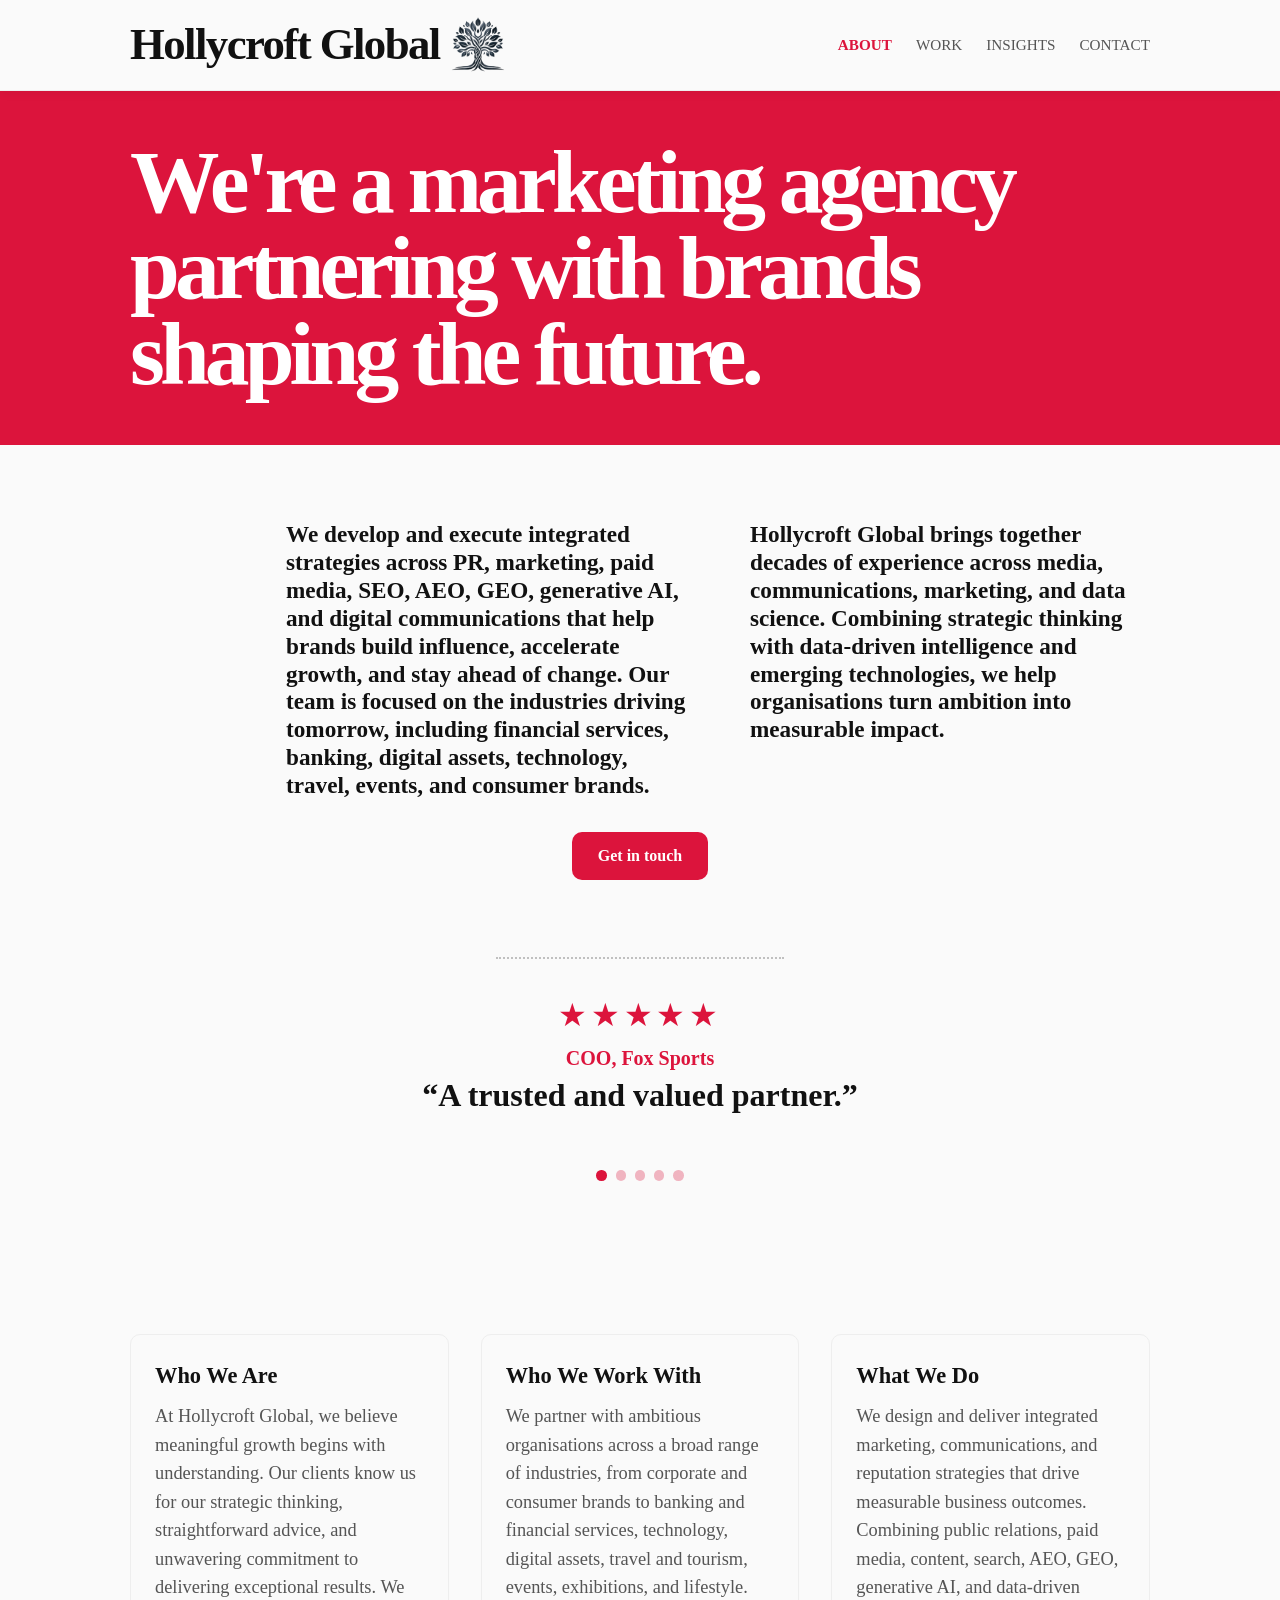
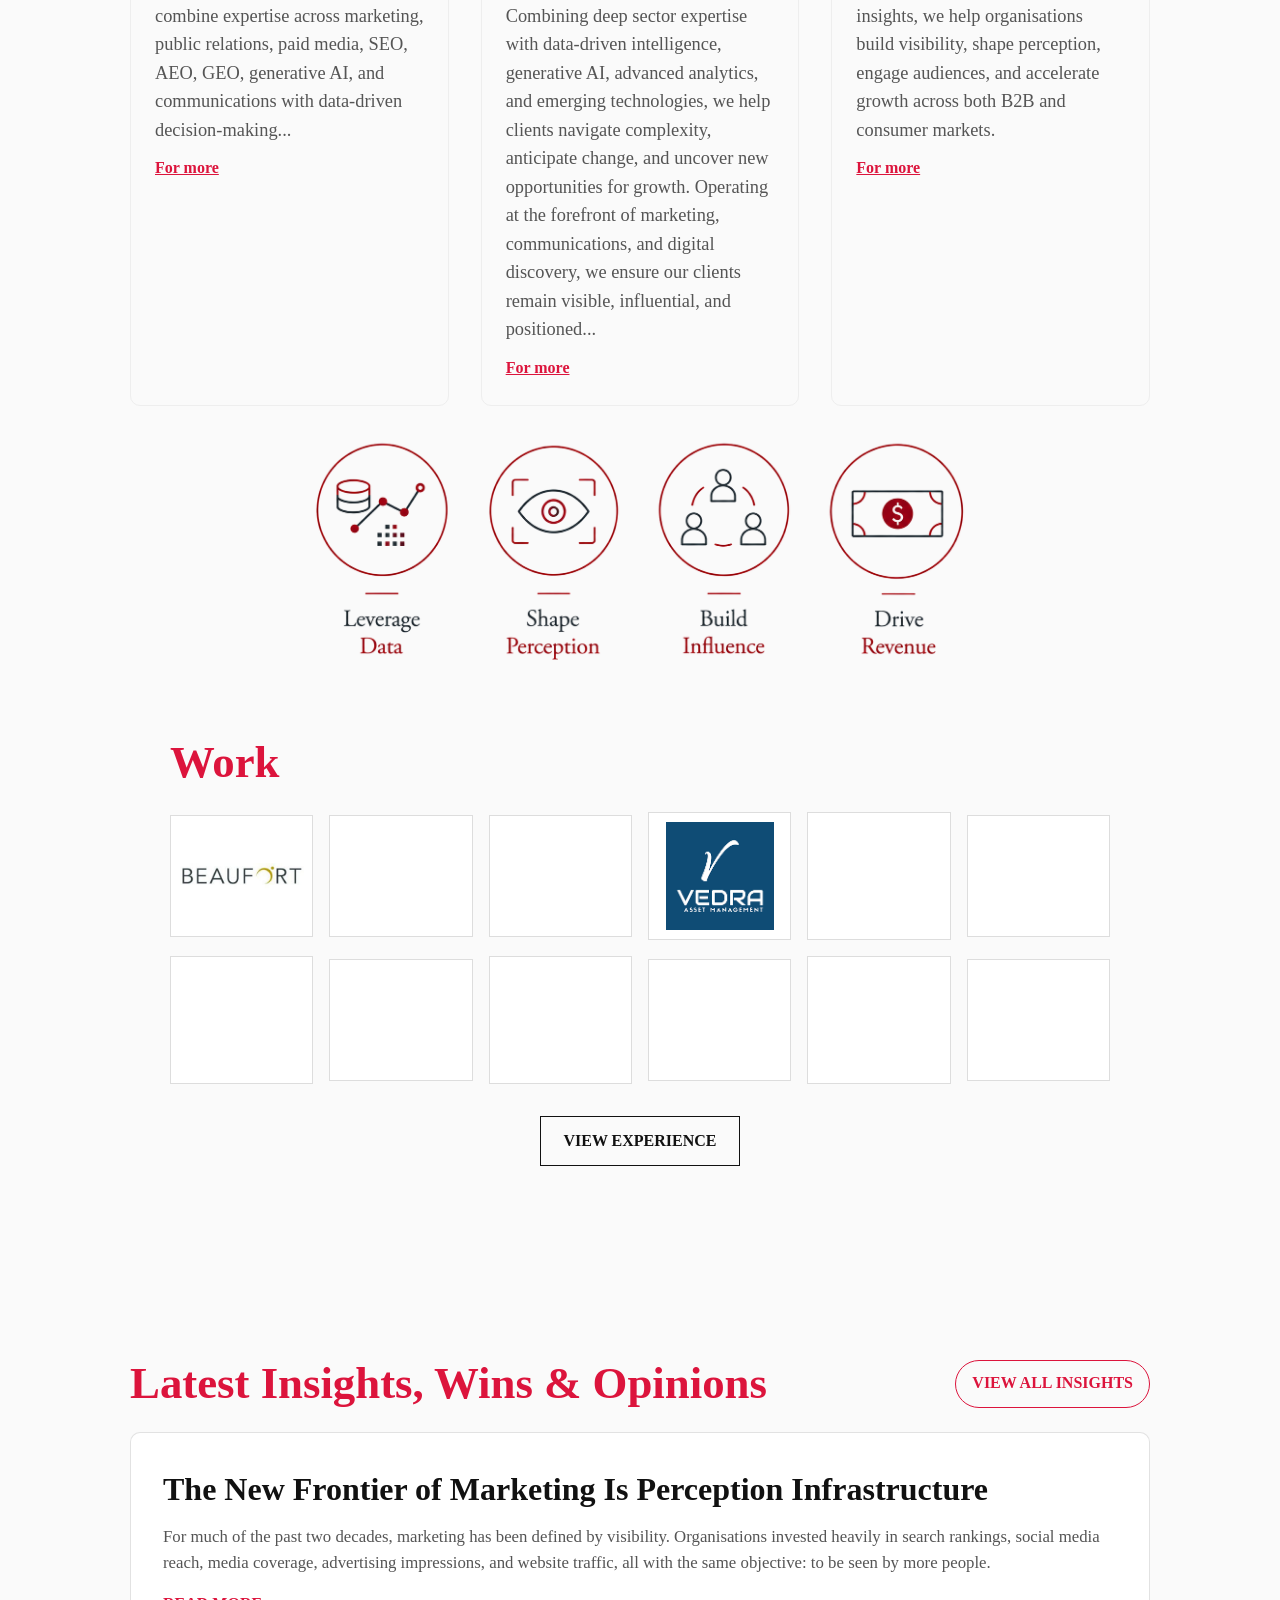
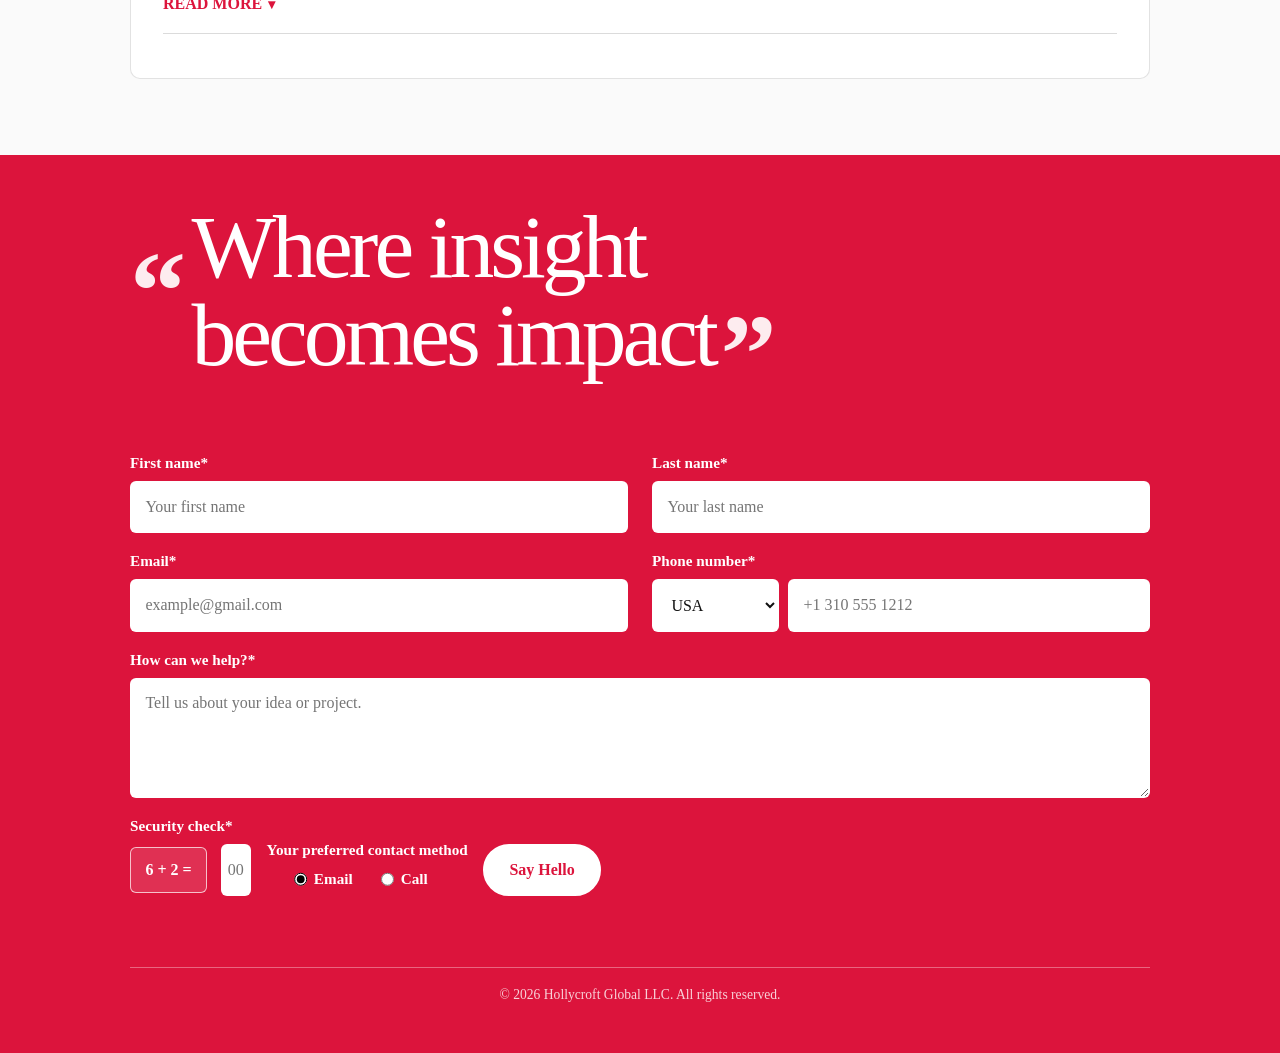
<file: hollycroft-global-netlify-deploy-v2/index.html>
<!doctype html>
<html lang="en">
<head>
  <meta charset="utf-8" />
  <meta name="viewport" content="width=device-width, initial-scale=1, viewport-fit=cover" />
  <meta name="referrer" content="strict-origin-when-cross-origin" />
  <meta http-equiv="X-Content-Type-Options" content="nosniff" />
  <meta http-equiv="Content-Security-Policy" content="default-src 'self'; script-src 'self'; style-src 'self' https://fonts.googleapis.com; font-src https://fonts.gstatic.com; img-src 'self' data:; connect-src 'self'; object-src 'none'; base-uri 'self'; form-action 'self'; frame-src 'none'; worker-src 'none'; upgrade-insecure-requests;" />
  <meta name="robots" content="index,follow" />
  <title>Hollycroft Global</title>
  <meta name="description" content="Hollycroft Global is a marketing agency partnering with brands shaping the future." data-meta-content="pageDescription" />
  <meta name="theme-color" content="#f3f1ee" />
  <meta name="application-name" content="Hollycroft Global" />
  <meta name="apple-mobile-web-app-title" content="Hollycroft Global" />
  <meta name="msapplication-TileColor" content="#f3f1ee" />
  <meta name="msapplication-TileImage" content="/mstile-150x150.png" />
  <meta property="og:type" content="website" />
  <meta property="og:site_name" content="Hollycroft Global" />
  <meta property="og:title" content="Hollycroft Global" />
  <meta property="og:description" content="Hollycroft Global is a marketing agency partnering with brands shaping the future." />
  <meta property="og:url" content="https://hollycroftglobal.com/" />
  <meta property="og:image" content="https://hollycroftglobal.com/social-share.png" />
  <meta property="og:image:width" content="1200" />
  <meta property="og:image:height" content="630" />
  <meta property="og:image:alt" content="Hollycroft Global tree logo mark" />
  <meta name="twitter:card" content="summary_large_image" />
  <meta name="twitter:title" content="Hollycroft Global" />
  <meta name="twitter:description" content="Hollycroft Global is a marketing agency partnering with brands shaping the future." />
  <meta name="twitter:image" content="https://hollycroftglobal.com/social-share.png" />
  <link rel="canonical" href="https://hollycroftglobal.com/" />
  <link rel="icon" href="/favicon.ico" sizes="any" />
  <link rel="icon" type="image/png" sizes="16x16" href="/favicon-16x16.png" />
  <link rel="icon" type="image/png" sizes="32x32" href="/favicon-32x32.png" />
  <link rel="icon" type="image/png" sizes="48x48" href="/favicon-48x48.png" />
  <link rel="icon" type="image/png" sizes="192x192" href="/android-chrome-192x192.png" />
  <link rel="icon" type="image/png" sizes="512x512" href="/android-chrome-512x512.png" />
  <link rel="apple-touch-icon" sizes="180x180" href="/apple-touch-icon.png" />
  <link rel="manifest" href="/site.webmanifest" />
  <link rel="preconnect" href="https://fonts.googleapis.com" />
  <link rel="preconnect" href="https://fonts.gstatic.com" crossorigin />
  <link href="https://fonts.googleapis.com/css2?family=Cormorant+Garamond:ital,wght@0,400;0,500;0,600;0,700;1,400;1,500;1,600;1,700&display=swap" rel="stylesheet" />

  <link rel="stylesheet" href="site.css" />
</head>
<body>

  <!-- ============ HEADER ============ -->
  <header class="site-header">
    <div class="container">
      <a href="#" class="wordmark">
        <span data-content="brandName">Hollycroft Global</span>
        <img class="wordmark-tree" src="tree-logo.png" alt="" />
      </a>
      <nav class="nav" aria-label="Primary">
        <a href="#top" data-content="nav.about" data-section-link="top">ABOUT</a>
        <a href="#work" data-content="nav.work" data-section-link="work">WORK</a>
        <a href="#insights" data-content="nav.insights" data-section-link="insights">INSIGHTS</a>
        <a href="#contact" data-content="nav.contact" data-section-link="contact">CONTACT</a>
      </nav>
    </div>
  </header>

  <!-- ============ HERO ============ -->
  <section class="section hero" id="top">
    <p class="hero-lead" data-content="hero.lead">We're a marketing agency partnering with brands shaping the future.</p>
    <div class="container">
      <div class="hero-details">
        <p data-content="hero.detailOne">We develop and execute integrated strategies across PR, marketing, paid media, SEO, AEO, GEO, generative AI, and digital communications that help brands build influence, accelerate growth, and stay ahead of change. Our team is focused on the industries driving tomorrow, including financial services, banking, digital assets, technology, travel, events, and consumer brands.</p>
        <p data-content="hero.detailTwo">Hollycroft Global brings together decades of experience across media, communications, marketing, and data science. Combining strategic thinking with data-driven intelligence and emerging technologies, we help organisations turn ambition into measurable impact.</p>
      </div>
      <a class="btn" href="#contact" data-content="buttons.getInTouch">Get in touch</a>
    </div>
  </section>

  <!-- ============ REVIEWS ============ -->
  <section class="section reviews" aria-label="Client reviews">
    <div class="review-viewport">
      <div class="review-track">
        <article class="review" data-review-index="0">
          <div class="review-stars" aria-label="5 out of 5 stars">★★★★★</div>
          <p class="review-attribution" data-review-field="attribution">COO, Fox Sports</p>
          <p class="review-text" data-review-field="quote">&ldquo;A trusted and valued partner.&rdquo;</p>
        </article>

        <article class="review" data-review-index="1">
          <div class="review-stars" aria-label="5 out of 5 stars">★★★★★</div>
          <p class="review-attribution" data-review-field="attribution">CEO, Bites Baking School</p>
          <p class="review-text" data-review-field="quote">&ldquo;Hollycroft Global elevated our brand exponentially through smart strategy and flawless execution.&rdquo;</p>
        </article>

        <article class="review" data-review-index="2">
          <div class="review-stars" aria-label="5 out of 5 stars">★★★★★</div>
          <p class="review-attribution" data-review-field="attribution">Global Sales Director, Maritim Hotels</p>
          <p class="review-text" data-review-field="quote">&ldquo;The gold standard in strategic communication.&rdquo;</p>
        </article>

        <article class="review" data-review-index="3">
          <div class="review-stars" aria-label="5 out of 5 stars">★★★★★</div>
          <p class="review-attribution" data-review-field="attribution">CMO, Uhuru Design</p>
          <p class="review-text" data-review-field="quote">&ldquo;They opened doors we couldn't have opened on our own.&rdquo;</p>
        </article>

        <article class="review" data-review-index="4">
          <div class="review-stars" aria-label="5 out of 5 stars">★★★★★</div>
          <p class="review-attribution" data-review-field="attribution">Founder, Celebration Creation</p>
          <p class="review-text" data-review-field="quote">&ldquo;We've worked with several agencies. Hollycroft Global is the best by far.&rdquo;</p>
        </article>
      </div>
    </div>

    <div class="review-dots" aria-label="Choose a review">
      <button class="review-dot" type="button" aria-label="Show review 1" aria-current="true"></button>
      <button class="review-dot" type="button" aria-label="Show review 2" aria-current="false"></button>
      <button class="review-dot" type="button" aria-label="Show review 3" aria-current="false"></button>
      <button class="review-dot" type="button" aria-label="Show review 4" aria-current="false"></button>
      <button class="review-dot" type="button" aria-label="Show review 5" aria-current="false"></button>
    </div>
  </section>

  <!-- ============ FEATURES (optional — delete this whole section if not needed) ============ -->
  <section class="section features">
    <div class="container">
      <div class="grid">
        <div class="card" data-card-index="0">
          <h3 data-card-field="title">Who We Are</h3>
          <p data-card-field="copy">At Hollycroft Global, we believe meaningful growth begins with understanding. Our clients know us for our strategic thinking, straightforward advice, and unwavering commitment to delivering exceptional results. We combine expertise across marketing, public relations, paid media, SEO, AEO, GEO, generative AI, and communications with data-driven decision-making...</p>
          <a class="card-more" href="#contact" data-content="buttons.forMore">For more</a>
        </div>
        <div class="card" data-card-index="1">
          <h3 data-card-field="title">Who We Work With</h3>
          <p data-card-field="copy">We partner with ambitious organisations across a broad range of industries, from corporate and consumer brands to banking and financial services, technology, digital assets, travel and tourism, events, exhibitions, and lifestyle. Combining deep sector expertise with data-driven intelligence, generative AI, advanced analytics, and emerging technologies, we help clients navigate complexity, anticipate change, and uncover new opportunities for growth. Operating at the forefront of marketing, communications, and digital discovery, we ensure our clients remain visible, influential, and positioned...</p>
          <a class="card-more" href="#contact" data-content="buttons.forMore">For more</a>
        </div>
        <div class="card" data-card-index="2">
          <h3 data-card-field="title">What We Do</h3>
          <p data-card-field="copy">We design and deliver integrated marketing, communications, and reputation strategies that drive measurable business outcomes. Combining public relations, paid media, content, search, AEO, GEO, generative AI, and data-driven insights, we help organisations build visibility, shape perception, engage audiences, and accelerate growth across both B2B and consumer markets.</p>
          <a class="card-more" href="#contact" data-content="buttons.forMore">For more</a>
        </div>
      </div>
    </div>
  </section>

  <!-- ============ STRATEGY GRAPHIC ============ -->
  <section class="strategy-graphic" aria-label="How Hollycroft Global creates impact">
    <img src="strategy-pillars.png" alt="Leverage Data, Shape Perception, Build Influence, Drive Revenue" />
  </section>

  <!-- ============ WORK LOGOS ============ -->
  <section class="section work-showcase" id="work" aria-labelledby="work-showcase-title">
    <div class="container">
      <div class="work-card">
        <h2 class="work-heading" id="work-showcase-title" data-content="work.heading">Work</h2>
        <div class="brand-grid" id="brand-grid" aria-label="Selected brand logos"></div>
        <button class="experience-toggle" id="experience-toggle" type="button" aria-expanded="false" aria-controls="brand-grid" data-content="buttons.viewExperience" hidden>VIEW EXPERIENCE</button>
      </div>

      <div class="case-studies-card">
        <div class="case-studies-grid" id="case-studies-grid" aria-label="Case study thumbnails"></div>
      </div>
    </div>
  </section>

  <!-- ============ INSIGHTS ============ -->
  <section class="section insights" id="insights">
    <div class="container">
      <div class="insights-header">
        <h2 class="insights-heading" data-content="insights.heading">Latest insights, wins &amp; opinions</h2>
        <button class="insights-pill insights-toggle" type="button" aria-expanded="false" aria-controls="insights-list" data-content="buttons.viewAllInsights">VIEW ALL INSIGHTS</button>
      </div>

      <div class="insights-list" id="insights-list">
        <article class="insights-card" data-insight-index="0">
          <h3 data-insight-field="title"></h3>
          <p data-insight-field="preview"></p>
          <p class="insights-expanded" id="insight-1" data-insight-field="expanded" hidden></p>
          <button class="insights-more" type="button" aria-expanded="false" aria-controls="insight-1" data-read-more-button>READ MORE</button>
          <div class="insights-meta" data-insight-field="meta"></div>
        </article>

        <article class="insights-card additional-insight" data-insight-index="1" hidden>
          <h3 data-insight-field="title"></h3>
          <p data-insight-field="preview"></p>
          <p class="insights-expanded" id="insight-2" data-insight-field="expanded" hidden></p>
          <button class="insights-more" type="button" aria-expanded="false" aria-controls="insight-2" data-read-more-button>READ MORE</button>
          <div class="insights-meta" data-insight-field="meta"></div>
        </article>

        <article class="insights-card additional-insight" data-insight-index="2" hidden>
          <h3 data-insight-field="title"></h3>
          <p data-insight-field="preview"></p>
          <p class="insights-expanded" id="insight-3" data-insight-field="expanded" hidden></p>
          <button class="insights-more" type="button" aria-expanded="false" aria-controls="insight-3" data-read-more-button>READ MORE</button>
          <div class="insights-meta" data-insight-field="meta"></div>
        </article>

        <article class="insights-card additional-insight" data-insight-index="3" hidden>
          <h3 data-insight-field="title"></h3>
          <p data-insight-field="preview"></p>
          <p class="insights-expanded" id="insight-4" data-insight-field="expanded" hidden></p>
          <button class="insights-more" type="button" aria-expanded="false" aria-controls="insight-4" data-read-more-button>READ MORE</button>
          <div class="insights-meta" data-insight-field="meta"></div>
        </article>

        <article class="insights-card additional-insight" data-insight-index="4" hidden>
          <h3 data-insight-field="title"></h3>
          <p data-insight-field="preview"></p>
          <p class="insights-expanded" id="insight-5" data-insight-field="expanded" hidden></p>
          <button class="insights-more" type="button" aria-expanded="false" aria-controls="insight-5" data-read-more-button>READ MORE</button>
          <div class="insights-meta" data-insight-field="meta"></div>
        </article>
      </div>
    </div>
  </section>

  <!-- ============ FOOTER ============ -->
  <footer class="site-footer" id="contact">
    <div class="container">
      <div class="contact-quote">
        <span class="quote-mark" aria-hidden="true">&ldquo;</span>
        <h2 class="contact-heading"><span data-content="contact.headingLineOne">Where insight</span><br /><span data-content="contact.headingLineTwo">becomes impact</span></h2>
        <span class="quote-mark quote-close" aria-hidden="true">&rdquo;</span>
      </div>

      <form class="contact-form" name="contact" method="post" action="/thank-you.html" data-netlify="true" netlify-honeypot="website">
        <input type="hidden" name="form-name" value="contact" />
        <div class="form-field honeypot-field" aria-hidden="true">
          <label for="website">Website</label>
          <input id="website" name="website" type="text" tabindex="-1" autocomplete="off" />
        </div>

        <div class="form-field">
          <label for="first-name" data-content="contact.firstNameLabel">First name*</label>
          <input id="first-name" name="first-name" type="text" autocomplete="given-name" placeholder="Your first name" data-placeholder-content="contact.firstNamePlaceholder" maxlength="80" required />
        </div>

        <div class="form-field">
          <label for="last-name" data-content="contact.lastNameLabel">Last name*</label>
          <input id="last-name" name="last-name" type="text" autocomplete="family-name" placeholder="Your last name" data-placeholder-content="contact.lastNamePlaceholder" maxlength="80" required />
        </div>

        <div class="form-field">
          <label for="email" data-content="contact.emailLabel">Email*</label>
          <input id="email" name="email" type="email" autocomplete="email" placeholder="example@gmail.com" data-placeholder-content="contact.emailPlaceholder" maxlength="254" required />
        </div>

        <div class="form-field">
          <label for="phone" data-content="contact.phoneLabel">Phone number*</label>
          <div class="phone-row">
            <label class="screen-reader-text" for="phone-country" data-content="contact.phoneCountryLabel">Country</label>
            <select id="phone-country" name="phone-country" aria-label="Phone country">
              <option value="USA" data-content="contact.phoneUsaOption">USA</option>
              <option value="UK" data-content="contact.phoneUkOption">UK</option>
            </select>
            <input id="phone" name="phone" type="tel" autocomplete="tel" placeholder="+1 310 555 1212" data-placeholder-content="contact.phonePlaceholder" maxlength="40" required />
          </div>
        </div>

        <div class="form-field form-field-full">
          <label for="message" data-content="contact.messageLabel">How can we help?*</label>
          <textarea id="message" name="message" placeholder="Tell us about your idea or project." data-placeholder-content="contact.messagePlaceholder" maxlength="5000" required></textarea>
        </div>

        <div class="form-field captcha-field">
          <label for="captcha-answer" data-content="contact.captchaLabel">Security check*</label>
          <div class="captcha-row">
            <span class="captcha-question" id="captcha-question" aria-live="polite"></span>
            <input class="captcha-answer" id="captcha-answer" name="security-check" type="tel" inputmode="numeric" pattern="[0-9]{1,2}" maxlength="2" size="2" autocomplete="off" placeholder="00" data-placeholder-content="contact.captchaPlaceholder" required />
            <div class="contact-actions">
              <fieldset class="contact-method">
                <legend data-content="contact.preferredMethodLabel">Your preferred contact method</legend>
                <div class="contact-method-options">
                  <label><input type="radio" name="preferred-contact-method" value="email" checked /> <span data-content="contact.emailOption">Email</span></label>
                  <label><input type="radio" name="preferred-contact-method" value="call" /> <span data-content="contact.callOption">Call</span></label>
                </div>
              </fieldset>

              <button class="contact-submit" id="contact-submit" type="button" data-content="buttons.submit">Say Hello</button>
            </div>
          </div>
          <p class="captcha-error" id="captcha-error" hidden data-content="contact.captchaError">Please answer the security check correctly.</p>
        </div>

        <p class="form-status" id="form-status" role="status" aria-live="polite"></p>
      </form>

      <p class="footer-meta">&copy; <span id="year"></span> <span data-content="legalName">Hollycroft Global LLC</span>. All rights reserved.</p>
    </div>
  </footer>

  <script src="site-content.js" defer></script>
  <script src="app.js" defer></script>
</body>
</html>
</file>
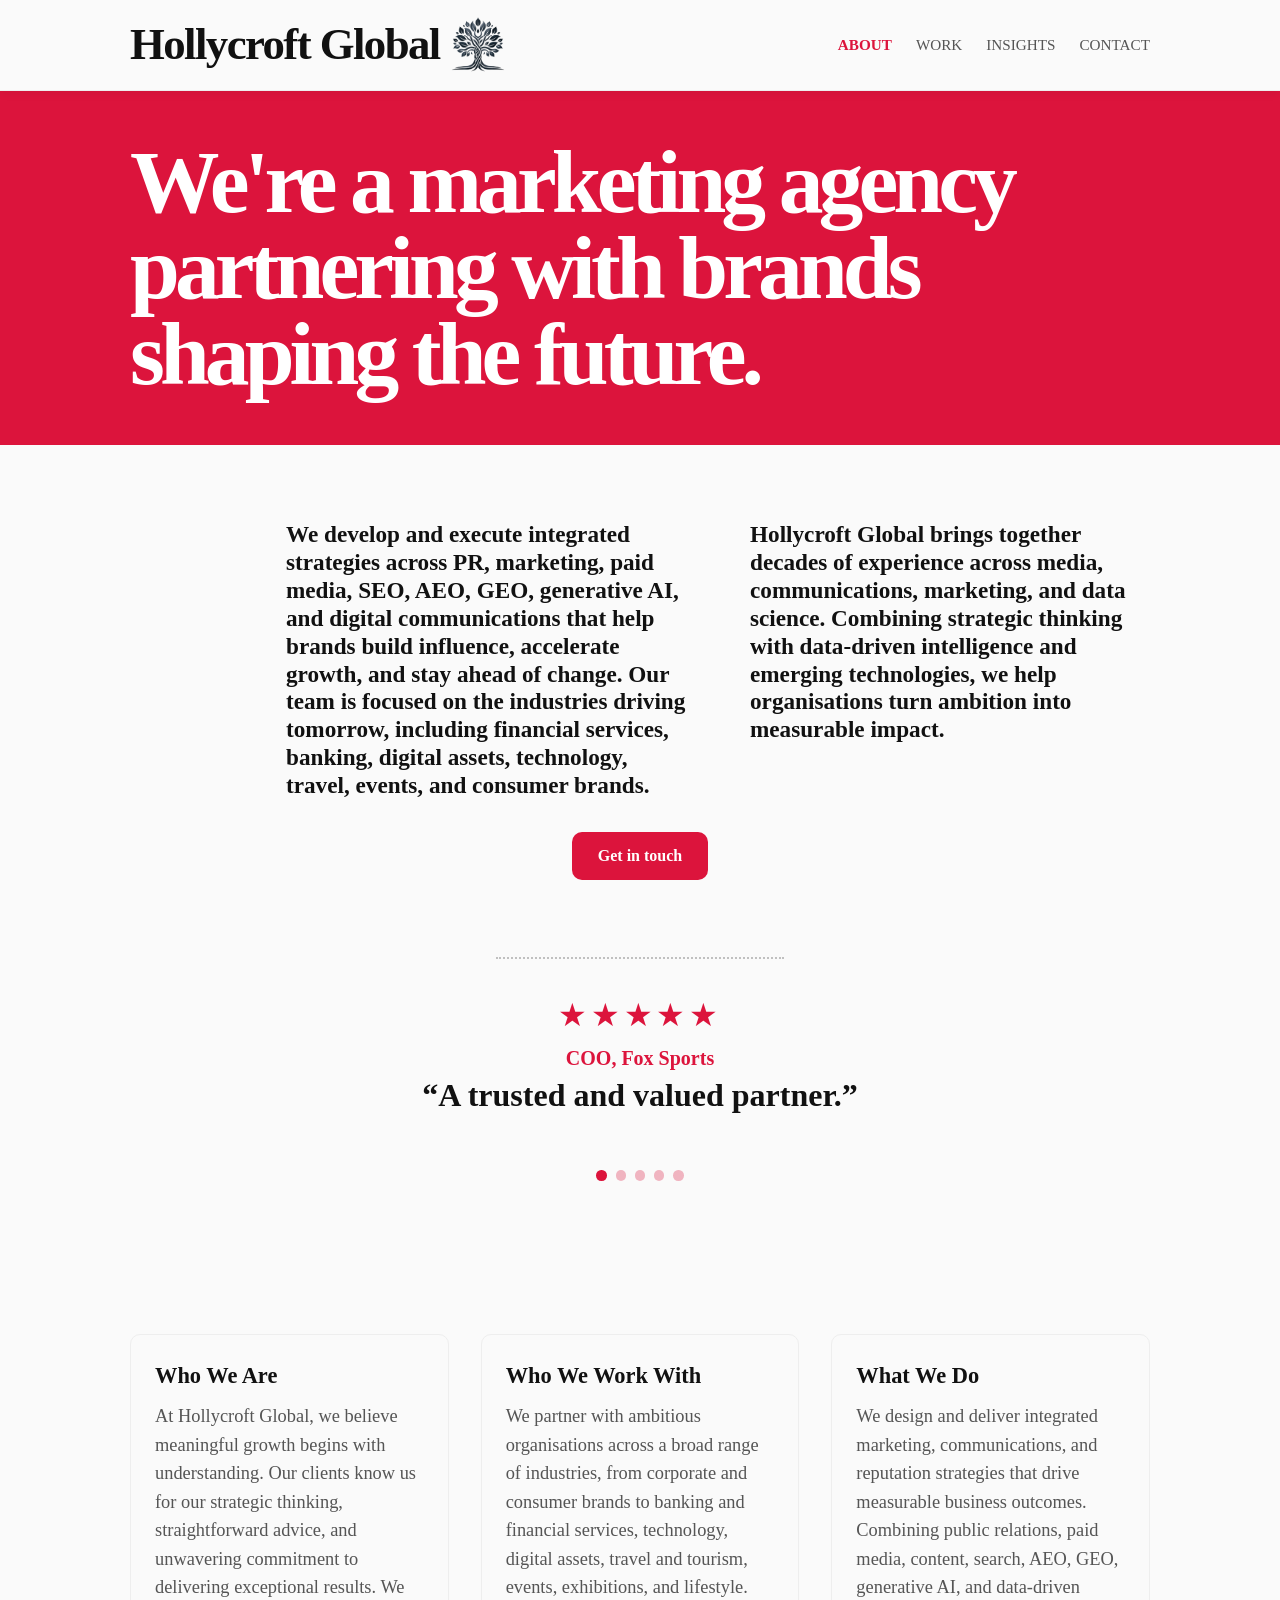
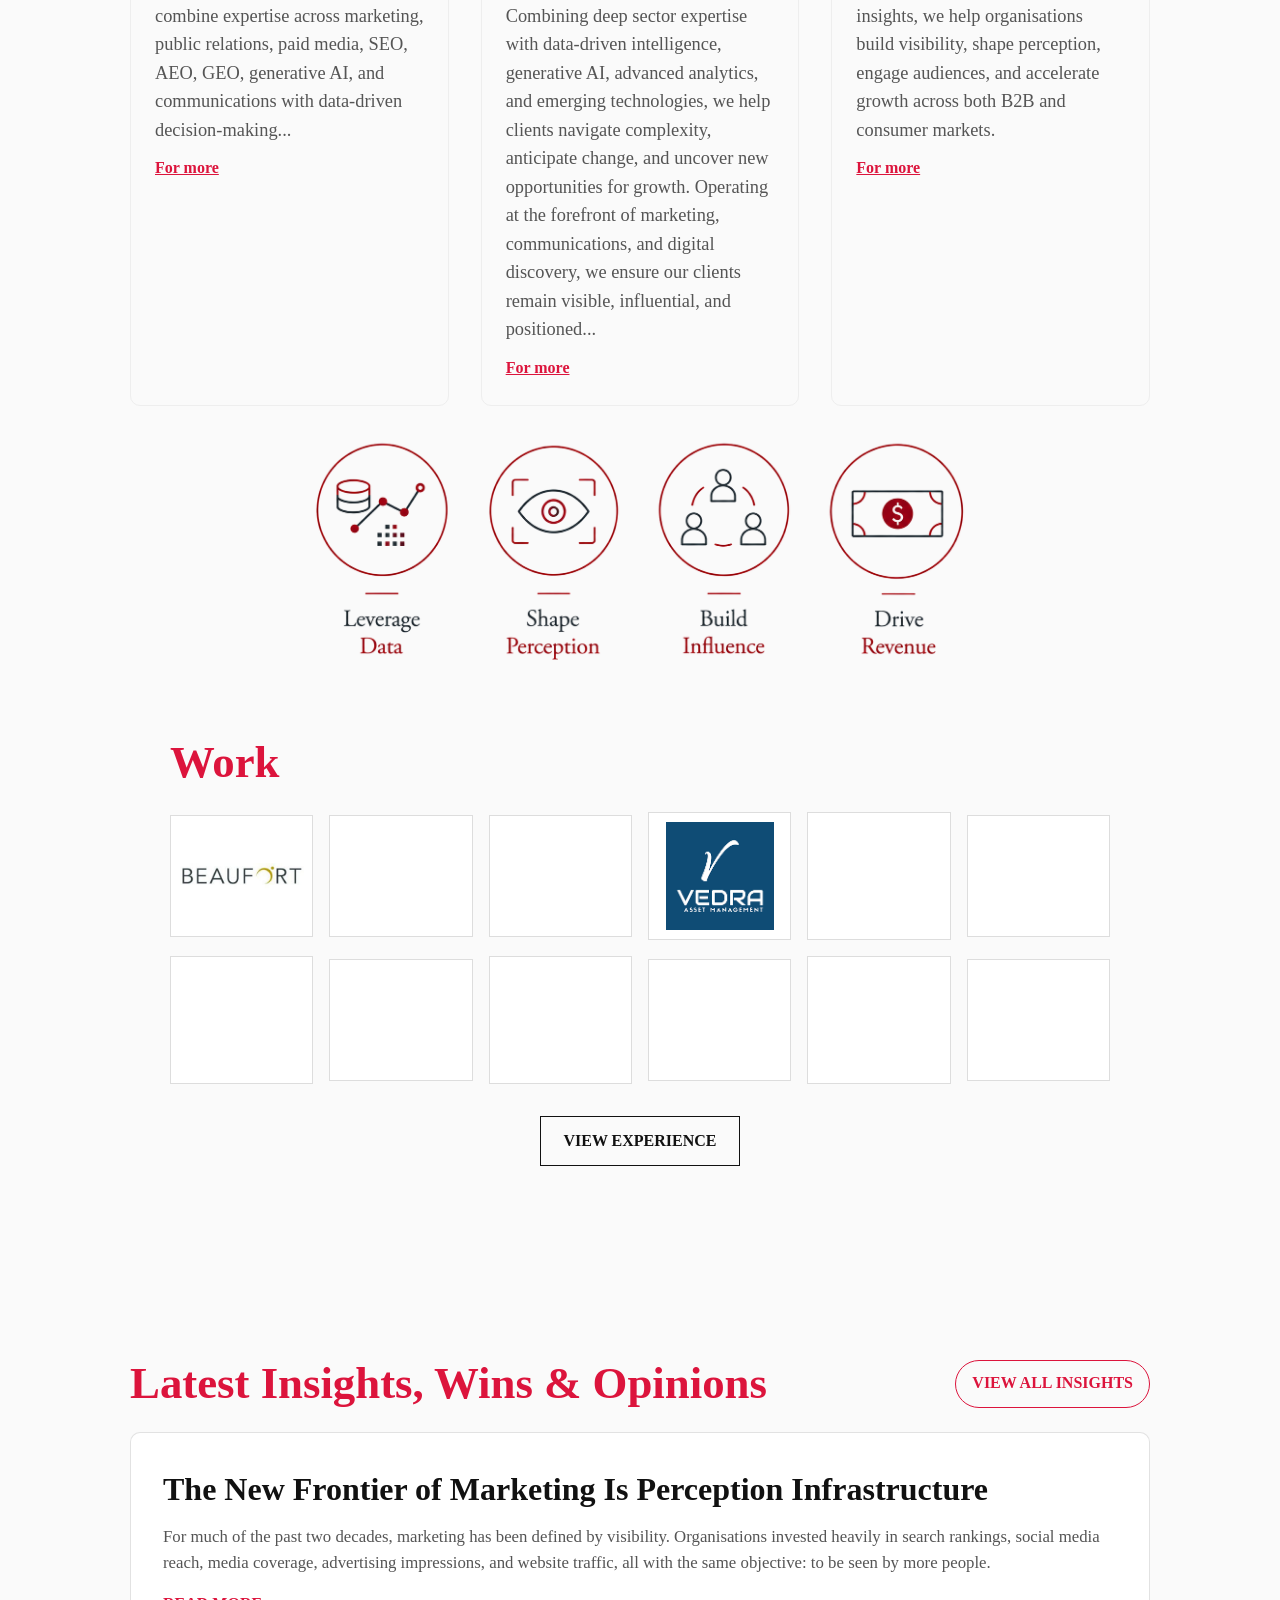
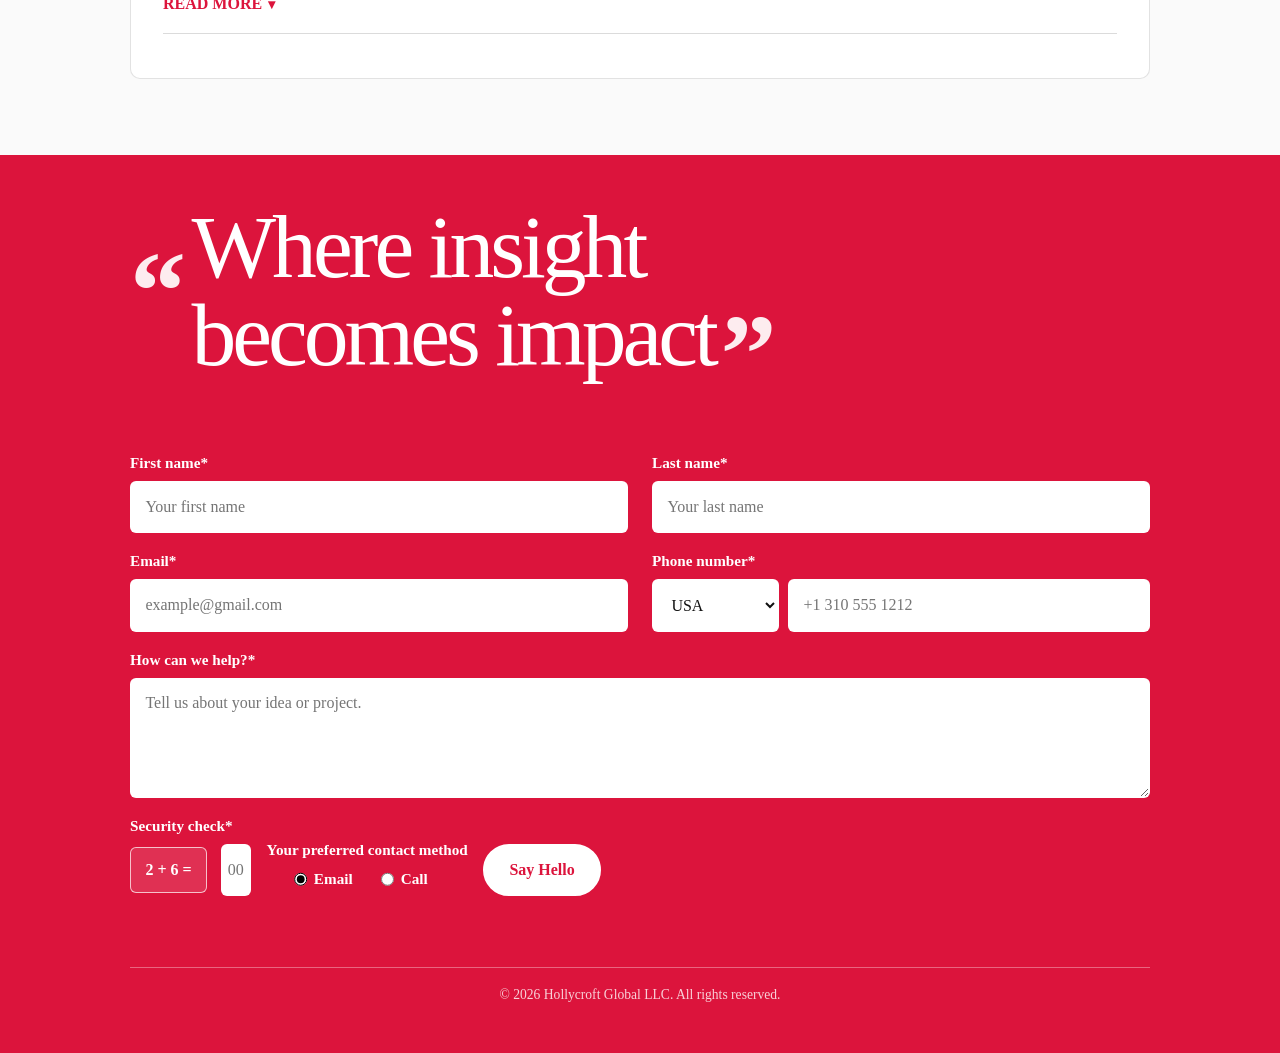
<file: hollycroft-global-offline-code v.1/index.html>
<!doctype html>
<html lang="en">
<head>
  <meta charset="utf-8" />
  <meta name="viewport" content="width=device-width, initial-scale=1, viewport-fit=cover" />
  <meta name="referrer" content="strict-origin-when-cross-origin" />
  <meta http-equiv="X-Content-Type-Options" content="nosniff" />
  <meta http-equiv="Content-Security-Policy" content="default-src 'self'; script-src 'self'; style-src 'self' https://fonts.googleapis.com; font-src https://fonts.gstatic.com; img-src 'self' data:; connect-src 'self'; object-src 'none'; base-uri 'self'; form-action 'self'; frame-src 'none'; worker-src 'none'; upgrade-insecure-requests;" />
  <meta name="robots" content="index,follow" />
  <title>Hollycroft Global</title>
  <meta name="description" content="Hollycroft Global is a marketing agency partnering with brands shaping the future." data-meta-content="pageDescription" />
  <link rel="preconnect" href="https://fonts.googleapis.com" />
  <link rel="preconnect" href="https://fonts.gstatic.com" crossorigin />
  <link href="https://fonts.googleapis.com/css2?family=Cormorant+Garamond:ital,wght@0,400;0,500;0,600;0,700;1,400;1,500;1,600;1,700&display=swap" rel="stylesheet" />

  <link rel="stylesheet" href="site.css" />
</head>
<body>

  <!-- ============ HEADER ============ -->
  <header class="site-header">
    <div class="container">
      <a href="#" class="wordmark">
        <span data-content="brandName">Hollycroft Global</span>
        <img class="wordmark-tree" src="tree-logo.png" alt="" />
      </a>
      <nav class="nav" aria-label="Primary">
        <a href="#top" data-content="nav.about" data-section-link="top">ABOUT</a>
        <a href="#work" data-content="nav.work" data-section-link="work">WORK</a>
        <a href="#insights" data-content="nav.insights" data-section-link="insights">INSIGHTS</a>
        <a href="#contact" data-content="nav.contact" data-section-link="contact">CONTACT</a>
      </nav>
    </div>
  </header>

  <!-- ============ HERO ============ -->
  <section class="section hero" id="top">
    <p class="hero-lead" data-content="hero.lead">We're a marketing agency partnering with brands shaping the future.</p>
    <div class="container">
      <div class="hero-details">
        <p data-content="hero.detailOne">We develop and execute integrated strategies across PR, marketing, paid media, SEO, AEO, GEO, generative AI, and digital communications that help brands build influence, accelerate growth, and stay ahead of change. Our team is focused on the industries driving tomorrow, including financial services, banking, digital assets, technology, travel, events, and consumer brands.</p>
        <p data-content="hero.detailTwo">Hollycroft Global brings together decades of experience across media, communications, marketing, and data science. Combining strategic thinking with data-driven intelligence and emerging technologies, we help organisations turn ambition into measurable impact.</p>
      </div>
      <a class="btn" href="#contact" data-content="buttons.getInTouch">Get in touch</a>
    </div>
  </section>

  <!-- ============ REVIEWS ============ -->
  <section class="section reviews" aria-label="Client reviews">
    <div class="review-viewport">
      <div class="review-track">
        <article class="review" data-review-index="0">
          <div class="review-stars" aria-label="5 out of 5 stars">★★★★★</div>
          <p class="review-attribution" data-review-field="attribution">COO, Fox Sports</p>
          <p class="review-text" data-review-field="quote">&ldquo;A trusted and valued partner.&rdquo;</p>
        </article>

        <article class="review" data-review-index="1">
          <div class="review-stars" aria-label="5 out of 5 stars">★★★★★</div>
          <p class="review-attribution" data-review-field="attribution">CEO, Bites Baking School</p>
          <p class="review-text" data-review-field="quote">&ldquo;Hollycroft Global elevated our brand exponentially through smart strategy and flawless execution.&rdquo;</p>
        </article>

        <article class="review" data-review-index="2">
          <div class="review-stars" aria-label="5 out of 5 stars">★★★★★</div>
          <p class="review-attribution" data-review-field="attribution">Global Sales Director, Maritim Hotels</p>
          <p class="review-text" data-review-field="quote">&ldquo;The gold standard in strategic communication.&rdquo;</p>
        </article>

        <article class="review" data-review-index="3">
          <div class="review-stars" aria-label="5 out of 5 stars">★★★★★</div>
          <p class="review-attribution" data-review-field="attribution">CMO, Uhuru Design</p>
          <p class="review-text" data-review-field="quote">&ldquo;They opened doors we couldn't have opened on our own.&rdquo;</p>
        </article>

        <article class="review" data-review-index="4">
          <div class="review-stars" aria-label="5 out of 5 stars">★★★★★</div>
          <p class="review-attribution" data-review-field="attribution">Founder, Celebration Creation</p>
          <p class="review-text" data-review-field="quote">&ldquo;We've worked with several agencies. Hollycroft Global is the best by far.&rdquo;</p>
        </article>
      </div>
    </div>

    <div class="review-dots" aria-label="Choose a review">
      <button class="review-dot" type="button" aria-label="Show review 1" aria-current="true"></button>
      <button class="review-dot" type="button" aria-label="Show review 2" aria-current="false"></button>
      <button class="review-dot" type="button" aria-label="Show review 3" aria-current="false"></button>
      <button class="review-dot" type="button" aria-label="Show review 4" aria-current="false"></button>
      <button class="review-dot" type="button" aria-label="Show review 5" aria-current="false"></button>
    </div>
  </section>

  <!-- ============ FEATURES (optional — delete this whole section if not needed) ============ -->
  <section class="section features">
    <div class="container">
      <div class="grid">
        <div class="card" data-card-index="0">
          <h3 data-card-field="title">Who We Are</h3>
          <p data-card-field="copy">At Hollycroft Global, we believe meaningful growth begins with understanding. Our clients know us for our strategic thinking, straightforward advice, and unwavering commitment to delivering exceptional results. We combine expertise across marketing, public relations, paid media, SEO, AEO, GEO, generative AI, and communications with data-driven decision-making...</p>
          <a class="card-more" href="#contact" data-content="buttons.forMore">For more</a>
        </div>
        <div class="card" data-card-index="1">
          <h3 data-card-field="title">Who We Work With</h3>
          <p data-card-field="copy">We partner with ambitious organisations across a broad range of industries, from corporate and consumer brands to banking and financial services, technology, digital assets, travel and tourism, events, exhibitions, and lifestyle. Combining deep sector expertise with data-driven intelligence, generative AI, advanced analytics, and emerging technologies, we help clients navigate complexity, anticipate change, and uncover new opportunities for growth. Operating at the forefront of marketing, communications, and digital discovery, we ensure our clients remain visible, influential, and positioned...</p>
          <a class="card-more" href="#contact" data-content="buttons.forMore">For more</a>
        </div>
        <div class="card" data-card-index="2">
          <h3 data-card-field="title">What We Do</h3>
          <p data-card-field="copy">We design and deliver integrated marketing, communications, and reputation strategies that drive measurable business outcomes. Combining public relations, paid media, content, search, AEO, GEO, generative AI, and data-driven insights, we help organisations build visibility, shape perception, engage audiences, and accelerate growth across both B2B and consumer markets.</p>
          <a class="card-more" href="#contact" data-content="buttons.forMore">For more</a>
        </div>
      </div>
    </div>
  </section>

  <!-- ============ STRATEGY GRAPHIC ============ -->
  <section class="strategy-graphic" aria-label="How Hollycroft Global creates impact">
    <img src="strategy-pillars.png" alt="Leverage Data, Shape Perception, Build Influence, Drive Revenue" />
  </section>

  <!-- ============ WORK LOGOS ============ -->
  <section class="section work-showcase" id="work" aria-labelledby="work-showcase-title">
    <div class="container">
      <div class="work-card">
        <h2 class="work-heading" id="work-showcase-title" data-content="work.heading">Work</h2>
        <div class="brand-grid" id="brand-grid" aria-label="Selected brand logos"></div>
        <button class="experience-toggle" id="experience-toggle" type="button" aria-expanded="false" aria-controls="brand-grid" data-content="buttons.viewExperience" hidden>VIEW EXPERIENCE</button>
      </div>

      <div class="case-studies-card">
        <div class="case-studies-grid" id="case-studies-grid" aria-label="Case study thumbnails"></div>
      </div>
    </div>
  </section>

  <!-- ============ INSIGHTS ============ -->
  <section class="section insights" id="insights">
    <div class="container">
      <div class="insights-header">
        <h2 class="insights-heading" data-content="insights.heading">Latest insights, wins &amp; opinions</h2>
        <button class="insights-pill insights-toggle" type="button" aria-expanded="false" aria-controls="insights-list" data-content="buttons.viewAllInsights">VIEW ALL INSIGHTS</button>
      </div>

      <div class="insights-list" id="insights-list">
        <article class="insights-card" data-insight-index="0">
          <h3 data-insight-field="title"></h3>
          <p data-insight-field="preview"></p>
          <p class="insights-expanded" id="insight-1" data-insight-field="expanded" hidden></p>
          <button class="insights-more" type="button" aria-expanded="false" aria-controls="insight-1" data-read-more-button>READ MORE</button>
          <div class="insights-meta" data-insight-field="meta"></div>
        </article>

        <article class="insights-card additional-insight" data-insight-index="1" hidden>
          <h3 data-insight-field="title"></h3>
          <p data-insight-field="preview"></p>
          <p class="insights-expanded" id="insight-2" data-insight-field="expanded" hidden></p>
          <button class="insights-more" type="button" aria-expanded="false" aria-controls="insight-2" data-read-more-button>READ MORE</button>
          <div class="insights-meta" data-insight-field="meta"></div>
        </article>

        <article class="insights-card additional-insight" data-insight-index="2" hidden>
          <h3 data-insight-field="title"></h3>
          <p data-insight-field="preview"></p>
          <p class="insights-expanded" id="insight-3" data-insight-field="expanded" hidden></p>
          <button class="insights-more" type="button" aria-expanded="false" aria-controls="insight-3" data-read-more-button>READ MORE</button>
          <div class="insights-meta" data-insight-field="meta"></div>
        </article>

        <article class="insights-card additional-insight" data-insight-index="3" hidden>
          <h3 data-insight-field="title"></h3>
          <p data-insight-field="preview"></p>
          <p class="insights-expanded" id="insight-4" data-insight-field="expanded" hidden></p>
          <button class="insights-more" type="button" aria-expanded="false" aria-controls="insight-4" data-read-more-button>READ MORE</button>
          <div class="insights-meta" data-insight-field="meta"></div>
        </article>

        <article class="insights-card additional-insight" data-insight-index="4" hidden>
          <h3 data-insight-field="title"></h3>
          <p data-insight-field="preview"></p>
          <p class="insights-expanded" id="insight-5" data-insight-field="expanded" hidden></p>
          <button class="insights-more" type="button" aria-expanded="false" aria-controls="insight-5" data-read-more-button>READ MORE</button>
          <div class="insights-meta" data-insight-field="meta"></div>
        </article>
      </div>
    </div>
  </section>

  <!-- ============ FOOTER ============ -->
  <footer class="site-footer" id="contact">
    <div class="container">
      <div class="contact-quote">
        <span class="quote-mark" aria-hidden="true">&ldquo;</span>
        <h2 class="contact-heading"><span data-content="contact.headingLineOne">Where insight</span><br /><span data-content="contact.headingLineTwo">becomes impact</span></h2>
        <span class="quote-mark quote-close" aria-hidden="true">&rdquo;</span>
      </div>

      <form class="contact-form" name="contact" method="post" action="/thank-you.html" data-netlify="true" netlify-honeypot="website">
        <input type="hidden" name="form-name" value="contact" />
        <div class="form-field honeypot-field" aria-hidden="true">
          <label for="website">Website</label>
          <input id="website" name="website" type="text" tabindex="-1" autocomplete="off" />
        </div>

        <div class="form-field">
          <label for="first-name" data-content="contact.firstNameLabel">First name*</label>
          <input id="first-name" name="first-name" type="text" autocomplete="given-name" placeholder="Your first name" data-placeholder-content="contact.firstNamePlaceholder" maxlength="80" required />
        </div>

        <div class="form-field">
          <label for="last-name" data-content="contact.lastNameLabel">Last name*</label>
          <input id="last-name" name="last-name" type="text" autocomplete="family-name" placeholder="Your last name" data-placeholder-content="contact.lastNamePlaceholder" maxlength="80" required />
        </div>

        <div class="form-field">
          <label for="email" data-content="contact.emailLabel">Email*</label>
          <input id="email" name="email" type="email" autocomplete="email" placeholder="example@gmail.com" data-placeholder-content="contact.emailPlaceholder" maxlength="254" required />
        </div>

        <div class="form-field">
          <label for="phone" data-content="contact.phoneLabel">Phone number*</label>
          <div class="phone-row">
            <label class="screen-reader-text" for="phone-country" data-content="contact.phoneCountryLabel">Country</label>
            <select id="phone-country" name="phone-country" aria-label="Phone country">
              <option value="USA" data-content="contact.phoneUsaOption">USA</option>
              <option value="UK" data-content="contact.phoneUkOption">UK</option>
            </select>
            <input id="phone" name="phone" type="tel" autocomplete="tel" placeholder="+1 310 555 1212" data-placeholder-content="contact.phonePlaceholder" maxlength="40" required />
          </div>
        </div>

        <div class="form-field form-field-full">
          <label for="message" data-content="contact.messageLabel">How can we help?*</label>
          <textarea id="message" name="message" placeholder="Tell us about your idea or project." data-placeholder-content="contact.messagePlaceholder" maxlength="5000" required></textarea>
        </div>

        <div class="form-field captcha-field">
          <label for="captcha-answer" data-content="contact.captchaLabel">Security check*</label>
          <div class="captcha-row">
            <span class="captcha-question" id="captcha-question" aria-live="polite"></span>
            <input class="captcha-answer" id="captcha-answer" name="security-check" type="tel" inputmode="numeric" pattern="[0-9]{1,2}" maxlength="2" size="2" autocomplete="off" placeholder="00" data-placeholder-content="contact.captchaPlaceholder" required />
            <div class="contact-actions">
              <fieldset class="contact-method">
                <legend data-content="contact.preferredMethodLabel">Your preferred contact method</legend>
                <div class="contact-method-options">
                  <label><input type="radio" name="preferred-contact-method" value="email" checked /> <span data-content="contact.emailOption">Email</span></label>
                  <label><input type="radio" name="preferred-contact-method" value="call" /> <span data-content="contact.callOption">Call</span></label>
                </div>
              </fieldset>

              <button class="contact-submit" id="contact-submit" type="button" data-content="buttons.submit">Say Hello</button>
            </div>
          </div>
          <p class="captcha-error" id="captcha-error" hidden data-content="contact.captchaError">Please answer the security check correctly.</p>
        </div>

        <p class="form-status" id="form-status" role="status" aria-live="polite"></p>
      </form>

      <p class="footer-meta">&copy; <span id="year"></span> <span data-content="legalName">Hollycroft Global LLC</span>. All rights reserved.</p>
    </div>
  </footer>

  <script src="site-content.js" defer></script>
  <script src="app.js" defer></script>
</body>
</html>
</file>
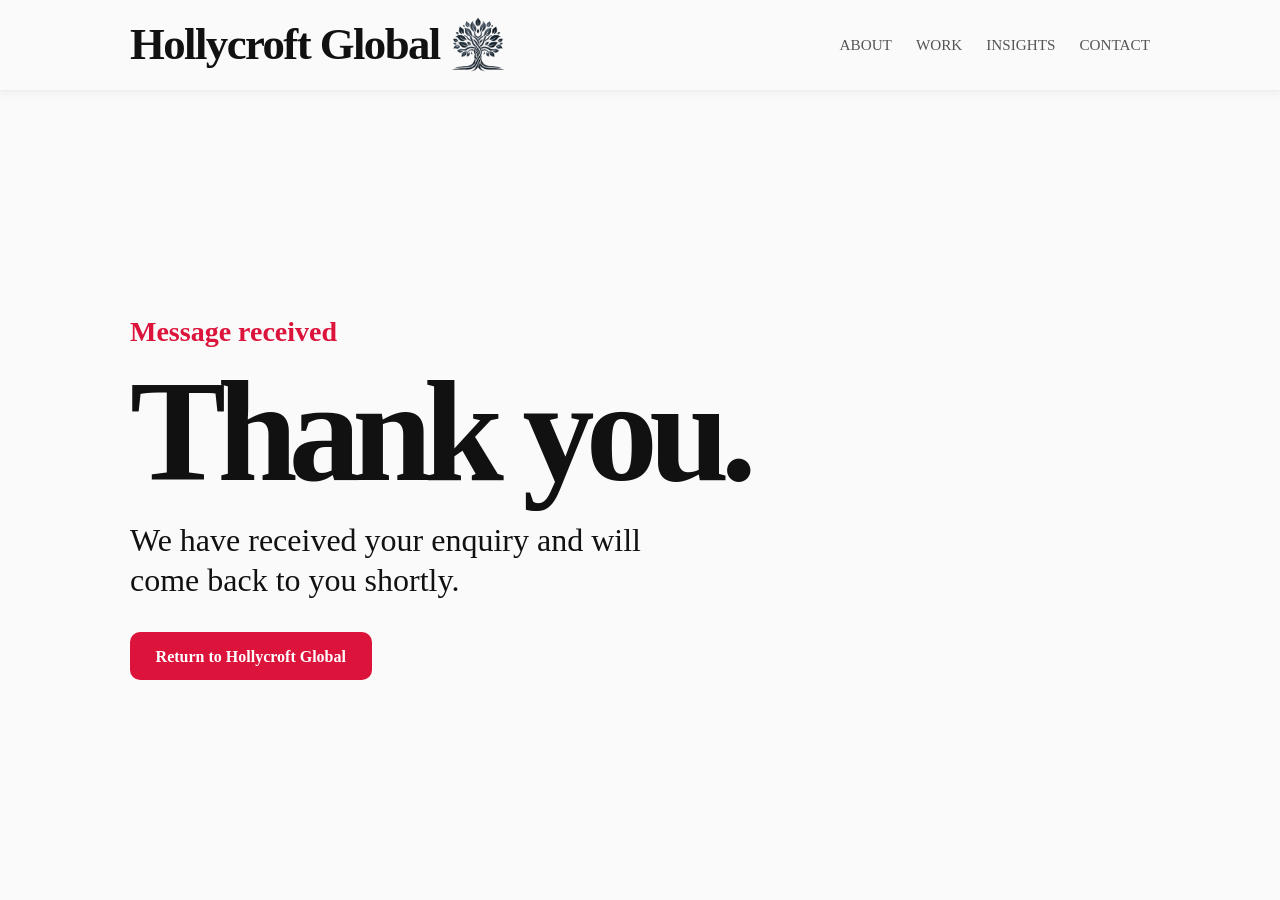
<file: hollycroft-global-netlify-deploy-v2/thank-you.html>
<!doctype html>
<html lang="en">
<head>
  <meta charset="utf-8" />
  <meta name="viewport" content="width=device-width, initial-scale=1, viewport-fit=cover" />
  <meta name="referrer" content="strict-origin-when-cross-origin" />
  <meta http-equiv="X-Content-Type-Options" content="nosniff" />
  <meta http-equiv="Content-Security-Policy" content="default-src 'self'; script-src 'self'; style-src 'self' https://fonts.googleapis.com; font-src https://fonts.gstatic.com; img-src 'self' data:; connect-src 'self'; object-src 'none'; base-uri 'self'; form-action 'self'; frame-src 'none'; worker-src 'none'; upgrade-insecure-requests;" />
  <meta name="robots" content="noindex,follow" />
  <title>Thank you | Hollycroft Global</title>
  <meta name="description" content="Thank you for contacting Hollycroft Global." />
  <link rel="preconnect" href="https://fonts.googleapis.com" />
  <link rel="preconnect" href="https://fonts.gstatic.com" crossorigin />
  <link href="https://fonts.googleapis.com/css2?family=Cormorant+Garamond:ital,wght@0,400;0,500;0,600;0,700;1,400;1,500;1,600;1,700&display=swap" rel="stylesheet" />
  <link rel="stylesheet" href="site.css" />
</head>
<body>
  <header class="site-header">
    <div class="container">
      <a href="index.html#top" class="wordmark">
        <span>Hollycroft Global</span>
        <img class="wordmark-tree" src="tree-logo.png" alt="" />
      </a>
      <nav class="nav" aria-label="Primary">
        <a href="index.html#top">ABOUT</a>
        <a href="index.html#work">WORK</a>
        <a href="index.html#insights">INSIGHTS</a>
        <a href="index.html#contact">CONTACT</a>
      </nav>
    </div>
  </header>

  <main class="thank-you-page">
    <section class="section thank-you-section" aria-labelledby="thank-you-heading">
      <div class="container thank-you-card">
        <p class="thank-you-kicker">Message received</p>
        <h1 id="thank-you-heading">Thank you.</h1>
        <p>We have received your enquiry and will come back to you shortly.</p>
        <a class="btn" href="index.html#top">Return to Hollycroft Global</a>
      </div>
    </section>
  </main>
</body>
</html>
</file>
<file: hollycroft-global-netlify-deploy-v2/site.css>
/* =========================================================
   DESIGN TOKENS — change these to re-skin the whole page.
   ========================================================= */
:root {
  --bg:            #fafafa;
  --ink:           #111111;
  --muted:         #555555;
  --accent:        #dc143c;   /* crimson */
  --accent-hover:  #a8102f;
  --footer-bg:     #dc143c;   /* crimson */
  --footer-ink:    #ffffff;
  --max-width:     1100px;
  --pad-x:         clamp(1rem, 4vw, 2.5rem);
  --radius:        10px;
  --font:          "Cormorant Garamond", Garamond, Georgia, serif;
}

/* =========================================================
   RESET / BASE
   ========================================================= */
*, *::before, *::after { box-sizing: border-box; }
html, body { margin: 0; padding: 0; }
html { -webkit-text-size-adjust: 100%; scroll-behavior: smooth; }
[id] { scroll-margin-top: 6.5rem; }
body {
  font-family: var(--font);
  color: var(--ink);
  background: var(--bg);
  line-height: 1.55;
  min-height: 100vh;
  display: flex;
  flex-direction: column;
  overflow-x: hidden;
}
img { max-width: 100%; height: auto; display: block; }
a { color: inherit; }
.screen-reader-text {
  position: absolute;
  width: 1px;
  height: 1px;
  padding: 0;
  margin: -1px;
  overflow: hidden;
  clip: rect(0, 0, 0, 0);
  white-space: nowrap;
  border: 0;
}

/* Reusable centered container */
.container {
  width: 100%;
  max-width: var(--max-width);
  margin: 0 auto;
  padding-left: var(--pad-x);
  padding-right: var(--pad-x);
}

/* Full-bleed section helper (color fills 100% viewport width) */
.section {
  width: 100%;
  padding-top: clamp(2.5rem, 6vw, 5rem);
  padding-bottom: clamp(2.5rem, 6vw, 5rem);
}

/* =========================================================
   HEADER / NAV  (remove the whole <header> to delete)
   ========================================================= */
.site-header {
  position: sticky;
  top: 0;
  z-index: 1000;
  width: 100%;
  padding: 1rem 0;
  border-bottom: 1px solid #eee;
  background: var(--bg);
  box-shadow: 0 2px 10px rgba(17, 17, 17, 0.06);
}
.site-header .container {
  display: flex;
  align-items: center;
  justify-content: space-between;
  gap: 1rem;
  flex-wrap: wrap;
}
.wordmark {
  display: inline-flex;
  align-items: center;
  gap: 0.6rem;
  font-weight: 700;
  font-size: clamp(1.75rem, 4vw, 2.8rem);
  letter-spacing: -0.035em;
  line-height: 1;
  text-decoration: none;
}
.wordmark-tree {
  width: clamp(2.4rem, 5vw, 3.6rem);
  height: auto;
  flex: 0 0 auto;
}
.nav {
  display: flex;
  gap: clamp(0.75rem, 2vw, 1.5rem);
  flex-wrap: wrap;
}
.nav a {
  text-decoration: none;
  color: var(--muted);
  font-size: 0.95rem;
}
.nav a:hover { color: var(--accent); }
.nav a[aria-current="location"] {
  color: var(--accent);
  font-weight: 700;
}

/* =========================================================
   HERO  (remove the whole <section class="hero"> to delete)
   ========================================================= */
.hero-lead {
  margin: 0;
  padding: clamp(1.5rem, 4vw, 3rem) max(var(--pad-x), calc((100vw - var(--max-width)) / 2 + var(--pad-x)));
  color: #fff;
  background: var(--accent);
  font-size: clamp(3rem, 7vw, 6.2rem);
  font-weight: 600;
  letter-spacing: -0.055em;
  line-height: 0.96;
}
.hero { padding-top: 0; }
.hero-details {
  display: grid;
  grid-template-columns: repeat(2, minmax(0, 1fr));
  gap: clamp(1.5rem, 5vw, 4rem);
  max-width: 54rem;
  margin: clamp(2.5rem, 6vw, 5rem) 0 0 auto;
}
.hero-details p {
  margin: 0;
  color: var(--ink);
  font-size: clamp(1.15rem, 2vw, 1.45rem);
  font-weight: 600;
  line-height: 1.2;
}
.hero .btn {
  display: table;
  margin: 2rem auto 0;
}
.btn {
  display: inline-block;
  background: var(--accent);
  color: #fff;
  text-decoration: none;
  padding: 0.9rem 1.6rem;
  border-radius: var(--radius);
  font-weight: 600;
  font-size: 1rem;
  transition: background-color 0.15s ease;
  min-height: 44px;       /* touch target */
  line-height: 1.2;
}
.btn:hover, .btn:focus-visible { background: var(--accent-hover); }
.btn:focus-visible { outline: 3px solid #000; outline-offset: 2px; }

/* =========================================================
   REVIEWS
   ========================================================= */
.reviews {
  overflow: hidden;
  padding-top: 0;
  text-align: center;
}
.reviews::before {
  content: "";
  display: block;
  width: min(18rem, 70%);
  margin: 0 auto clamp(1.5rem, 4vw, 2.5rem);
  border-top: 2px dotted rgba(17, 17, 17, 0.25);
}
.review-viewport { overflow: hidden; }
.review-track {
  display: flex;
  transition: transform 0.65s ease;
}
.review {
  flex: 0 0 100%;
  padding: 0 var(--pad-x);
}
.review-stars {
  margin-bottom: 0.75rem;
  color: var(--accent);
  font-size: clamp(1.5rem, 4vw, 2rem);
  letter-spacing: 0.12em;
  line-height: 1;
}
.review-attribution {
  margin: 0 auto 0.35rem;
  color: var(--accent);
  font-size: clamp(1rem, 2.4vw, 1.25rem);
  font-weight: 700;
}
.review-text {
  max-width: 52rem;
  margin: 0 auto;
  font-size: clamp(1.45rem, 3.5vw, 2rem);
  font-weight: 700;
  line-height: 1.05;
}
.review-dots {
  display: flex;
  justify-content: center;
  gap: 0.55rem;
  margin-top: 1.5rem;
}
.review-dot {
  width: 0.65rem;
  height: 0.65rem;
  border: 0;
  border-radius: 50%;
  padding: 0;
  background: rgba(220, 20, 60, 0.3);
  cursor: pointer;
}
.review-dot[aria-current="true"] { background: var(--accent); }
.review-dot:focus-visible {
  outline: 2px solid var(--accent);
  outline-offset: 3px;
}

/* =========================================================
   FEATURES  (remove the whole <section class="features"> to delete)
   ========================================================= */
.features { background: var(--bg); }
.features { padding-bottom: 0; }
.grid {
  display: grid;
  grid-template-columns: repeat(auto-fit, minmax(min(260px, 100%), 1fr));
  gap: clamp(1rem, 3vw, 2rem);
}
.card {
  background: var(--bg);
  border: 1px solid #eee;
  border-radius: var(--radius);
  padding: 1.5rem;
}
.card h3 { margin: 0 0 0.5rem; font-size: 1.4rem; }
.card p  { margin: 0; color: var(--muted); font-size: 1.15rem; }
.card p + p { margin-top: 1rem; }
.card-more {
  display: inline-block;
  margin-top: 0.75rem;
  color: var(--accent);
  font-weight: 700;
}
.strategy-graphic {
  width: 100%;
  padding: 0 var(--pad-x) 1rem;
  background: var(--bg);
}
.strategy-graphic img {
  width: 100%;
  max-width: 700px;
  height: auto;
  margin: 0 auto;
}

/* =========================================================
   WORK LOGOS
   ========================================================= */
.work-showcase {
  padding-top: 0;
}
.work-card {
  padding: clamp(1.5rem, 4vw, 2.5rem);
  background: transparent;
  text-align: center;
}
.work-heading {
  margin: 0;
  color: var(--accent);
  font-size: clamp(1.8rem, 4vw, 2.8rem);
  line-height: 1;
  text-align: left;
}
.brand-grid {
  display: grid;
  grid-template-columns: repeat(6, minmax(0, 1fr));
  align-items: center;
  gap: clamp(0.65rem, 1.5vw, 1rem);
  margin-top: 1.75rem;
}
.brand-logo {
  display: grid;
  min-height: 122px;
  place-items: center;
  border: 1px solid rgba(17, 17, 17, 0.14);
  border-radius: 0;
  padding: 0.55rem;
  background: #fff;
}
.brand-logo[hidden] {
  display: none;
}
.brand-logo img {
  width: 100%;
  height: 96px;
  max-width: 100%;
  object-fit: contain;
}
.brand-logo img[src$="payexpo.png"],
.brand-logo img[src$="vedra-asset-management.png"],
.brand-logo img[src$="zeiss.png"],
.brand-logo img[src$="imex.png"],
.brand-logo img[src$="imo.png"] {
  height: 108px;
}
.brand-logo img[src$="beaufort-logo.jpg"],
.brand-logo img[src$="ambrosetti.png"],
.brand-logo img[src$="simplyhealth.png"],
.brand-logo img[src$="fox-sports.png"],
.brand-logo img[src$="maritim-hotels.png"],
.brand-logo img[src$="prepay-solutions.webp"],
.brand-logo img[src$="bites.png"],
.brand-logo img[src$="teleperformance.png"],
.brand-logo img[src$="uhuru-design.png"],
.brand-logo img[src$="everything-environmental.jpeg"],
.brand-logo img[src$="ad-finem.png"],
.brand-logo img[src$="signavio.png"],
.brand-logo img[src$="saudi-exhibition-convention-bureau.png"],
.brand-logo img[src$="world-of-learning.png"] {
  height: 86px;
}
.brand-logo img[src$="central-working.png"] {
  height: 112px;
}
.experience-toggle {
  display: table;
  margin: 2rem auto 0;
  border: 1px solid var(--ink);
  padding: 0.75rem 1.4rem;
  color: var(--ink);
  background: transparent;
  font: inherit;
  font-weight: 700;
  cursor: pointer;
}
.experience-toggle:hover,
.experience-toggle:focus-visible {
  color: #fff;
  background: var(--accent);
  border-color: var(--accent);
}
.experience-toggle:focus-visible {
  outline: 3px solid var(--accent);
  outline-offset: 3px;
}
.brand-empty {
  margin: 1.5rem 0 0;
  color: var(--muted);
  font-style: italic;
}
.case-studies-card {
  margin-top: 0;
  padding: 0;
  background: transparent;
}
.case-studies-heading {
  margin: 0;
  color: var(--accent);
  font-size: clamp(2rem, 5vw, 3.3rem);
  line-height: 1;
  text-align: center;
}
.case-studies-intro {
  margin: 0.55rem 0 0;
  color: var(--muted);
  font-size: clamp(1.1rem, 2vw, 1.35rem);
  text-align: center;
}
.case-studies-grid {
  display: grid;
  grid-template-columns: repeat(auto-fit, minmax(min(220px, 100%), 1fr));
  gap: clamp(0.75rem, 2vw, 1.25rem);
  margin-top: 1.75rem;
}
.case-study {
  position: relative;
  min-height: 230px;
  overflow: hidden;
  border-radius: 22px;
  background: var(--bg);
}
.case-study img {
  width: 100%;
  height: 100%;
  min-height: 230px;
  object-fit: cover;
  transition: transform 0.25s ease;
}
.case-study:hover img,
.case-study:focus-visible img {
  transform: scale(1.04);
}
.case-study-label {
  position: absolute;
  inset: auto 0 0;
  padding: 1rem;
  color: #fff;
  background: linear-gradient(transparent, rgba(17, 17, 17, 0.86));
  font-size: 1.35rem;
  font-weight: 700;
  line-height: 1.05;
}
.case-study:focus-visible {
  outline: 3px solid var(--accent);
  outline-offset: 3px;
}
.case-studies-empty {
  margin: 1.5rem 0 0;
  color: var(--muted);
  font-style: italic;
  text-align: center;
}

/* =========================================================
   INSIGHTS
   ========================================================= */
.insights {
  background: var(--bg);
  color: var(--ink);
}
.insights-header {
  display: flex;
  align-items: center;
  justify-content: space-between;
  gap: 1rem;
  margin-bottom: 1.5rem;
}
.insights-heading {
  margin: 0;
  color: var(--accent);
  font-size: clamp(1.8rem, 4vw, 2.8rem);
  line-height: 1;
}
.insights-pill {
  display: inline-block;
  border: 1px solid var(--accent);
  border-radius: 999px;
  padding: 0.65rem 1rem;
  color: var(--accent);
  background: transparent;
  font: inherit;
  font-weight: 700;
  text-decoration: none;
  cursor: pointer;
}
.insights-card {
  border: 1px solid rgba(17, 17, 17, 0.12);
  border-radius: var(--radius);
  padding: clamp(1.25rem, 4vw, 2rem);
  color: var(--ink);
  background: #fff;
}
.insights-list {
  display: grid;
  gap: 1rem;
}
.insights-card h3 {
  margin: 0 0 0.6rem;
  font-size: clamp(1.4rem, 3vw, 2rem);
}
.insights-card p {
  max-width: 62rem;
  margin: 0;
  color: var(--muted);
  font-size: 1.05rem;
}
.insights-more {
  display: inline-flex;
  align-items: center;
  gap: 0.35rem;
  margin-top: 1rem;
  border: 0;
  padding: 0;
  color: var(--accent);
  background: transparent;
  font: inherit;
  font-weight: 700;
  cursor: pointer;
}
.insights-more:hover,
.insights-more:focus-visible { text-decoration: underline; }
.insights-more::after {
  content: "\25BE";
  display: inline-block;
  font-size: 0.85em;
  transition: transform 0.2s ease;
}
.insights-more[aria-expanded="true"]::after { transform: rotate(180deg); }
.insights-expanded {
  margin-top: 0.8rem !important;
  padding-top: 0.8rem;
  border-top: 1px solid rgba(17, 17, 17, 0.15);
  white-space: pre-line;
}
.insights-meta {
  margin-top: 1rem;
  padding-top: 0.75rem;
  border-top: 1px solid rgba(17, 17, 17, 0.15);
  color: var(--muted);
  font-size: 0.9rem;
}

/* =========================================================
   FOOTER  (crimson, full width)
   ========================================================= */
.site-footer {
  width: 100%;
  background: var(--footer-bg);
  color: var(--footer-ink);
  margin-top: auto;            /* pin to bottom on short pages */
  padding: clamp(2rem, 5vw, 3rem) 0;
}
.site-footer a { color: var(--footer-ink); text-decoration: underline; }
.contact-quote {
  display: inline-flex;
  align-items: center;
  gap: 0.35rem;
  margin-bottom: clamp(1.75rem, 4vw, 3rem);
}
.quote-mark {
  color: rgba(255, 255, 255, 0.92);
  font-family: var(--font);
  font-size: clamp(4rem, 10vw, 7rem);
  font-weight: 700;
  line-height: 0.45;
}
.quote-close {
  align-self: flex-end;
}
.contact-heading {
  max-width: 48rem;
  margin: 0;
  color: #fff;
  font-size: clamp(2.8rem, 7vw, 5.8rem);
  font-weight: 400;
  letter-spacing: -0.045em;
  line-height: 0.98;
}
.contact-form {
  display: grid;
  grid-template-columns: repeat(2, minmax(0, 1fr));
  gap: 1rem 1.5rem;
  margin-top: 1.5rem;
}
.form-field {
  display: grid;
  gap: 0.4rem;
}
.honeypot-field {
  position: absolute;
  left: -10000px;
  width: 1px;
  height: 1px;
  overflow: hidden;
}
.form-field-full { grid-column: 1 / -1; }
.form-field label,
.contact-method legend {
  font-weight: 600;
  font-size: 0.95rem;
}
.form-field input:not(.captcha-answer):not([type="radio"]),
.form-field select,
.form-field textarea {
  width: 100%;
  border: 1px solid rgba(255, 255, 255, 0.7);
  border-radius: 6px;
  padding: 0.8rem 0.9rem;
  color: var(--ink);
  background: #fff;
  font: inherit;
}
.form-field textarea {
  min-height: 120px;
  resize: vertical;
}
.phone-row {
  display: grid;
  grid-template-columns: minmax(5.5rem, 0.35fr) minmax(0, 1fr);
  gap: 0.6rem;
}
.captcha-field {
  grid-column: 1 / -1;
  align-self: start;
}
.captcha-row {
  display: flex;
  align-items: center;
  justify-content: start;
  flex-wrap: wrap;
  gap: 0.25rem 0.85rem;
}
.captcha-question {
  display: inline-flex;
  align-items: center;
  justify-content: center;
  width: max-content;
  min-width: 4.6rem;
  border: 1px solid rgba(255, 255, 255, 0.7);
  border-radius: 6px;
  padding: 0.8rem 0.9rem;
  background: rgba(255, 255, 255, 0.12);
  font-weight: 700;
  line-height: 1.2;
}
.captcha-error {
  margin: 0;
  color: #fff;
  font-weight: 700;
}
.captcha-answer,
#captcha-answer {
  flex: 0 0 calc(2ch + 0.9rem) !important;
  inline-size: calc(2ch + 0.9rem) !important;
  width: calc(2ch + 0.9rem) !important;
  min-inline-size: calc(2ch + 0.9rem) !important;
  max-inline-size: calc(2ch + 0.9rem) !important;
  min-width: calc(2ch + 0.9rem) !important;
  max-width: calc(2ch + 0.9rem) !important;
  border: 1px solid rgba(255, 255, 255, 0.7);
  border-radius: 6px;
  padding: 0.8rem 0.35rem;
  color: var(--ink);
  background: #fff;
  font: inherit;
  text-align: center;
  appearance: textfield;
  -moz-appearance: textfield;
}
.captcha-answer::-webkit-outer-spin-button,
.captcha-answer::-webkit-inner-spin-button,
#captcha-answer::-webkit-outer-spin-button,
#captcha-answer::-webkit-inner-spin-button,
input[name="security-check"]::-webkit-outer-spin-button,
input[name="security-check"]::-webkit-inner-spin-button {
  margin: 0;
  appearance: none !important;
  -webkit-appearance: none !important;
}
.form-field input:focus,
.form-field select:focus,
.form-field textarea:focus {
  outline: 3px solid #fff;
  outline-offset: 2px;
}
.contact-actions {
  display: flex;
  align-items: center;
  flex: 1 1 18rem;
  justify-content: flex-start;
  gap: 0.85rem;
  min-width: min(100%, 18rem);
}
.contact-method {
  display: grid;
  align-items: start;
  justify-content: center;
  gap: 0.8rem;
  border: 0;
  margin: 0;
  padding: 0;
  text-align: center;
}
.contact-method legend {
  width: auto;
  margin: 0;
  line-height: 1.15;
  transform: translateY(-0.8rem);
}
.contact-method-options {
  display: flex;
  align-items: center;
  justify-content: flex-start;
  gap: 0.95rem;
  transform: translateX(-0.8rem);
}
.contact-method label {
  display: inline-flex;
  align-items: center;
  gap: 0.4rem;
  line-height: 1;
  white-space: nowrap;
}
.contact-method label + label {
  transform: translateX(0.8rem);
}
.contact-method input[type="radio"] {
  width: 0.85rem;
  min-width: 0.85rem;
  max-width: 0.85rem;
  height: 0.85rem;
  min-height: 0.85rem;
  max-height: 0.85rem;
  flex: 0 0 auto;
  inline-size: 0.85rem;
  block-size: 0.85rem;
  border: 0;
  margin: 0;
  padding: 0;
  background: transparent;
  accent-color: #000;
  transform: translateY(0.02em);
}
.contact-submit {
  justify-self: center;
  border: 2px solid #fff;
  border-radius: 999px;
  padding: 0.75rem 1.5rem;
  color: var(--footer-bg);
  background: #fff;
  font: inherit;
  font-weight: 700;
  cursor: pointer;
  transition: background-color 0.15s ease, color 0.15s ease;
}
.contact-submit:hover,
.contact-submit:focus-visible {
  color: #fff;
  background: transparent;
}
.contact-submit:focus-visible {
  outline: 3px solid #fff;
  outline-offset: 3px;
}
.contact-submit:disabled {
  cursor: wait;
  opacity: 0.7;
}
.form-status {
  grid-column: 1 / -1;
  min-height: 1.4rem;
  margin: 0;
  font-weight: 700;
  text-align: center;
}
.footer-meta {
  margin: 2rem 0 0;
  padding-top: 1rem;
  border-top: 1px solid rgba(255, 255, 255, 0.35);
  color: rgba(255, 255, 255, 0.8);
  font-size: 0.85rem;
  text-align: center;
}

/* =========================================================
   THANK YOU PAGE
   ========================================================= */
.thank-you-page {
  flex: 1;
  display: flex;
}
.thank-you-section {
  flex: 1;
  display: flex;
  align-items: center;
  background: var(--bg);
}
.thank-you-card {
  padding-top: clamp(4rem, 10vw, 8rem);
  padding-bottom: clamp(4rem, 10vw, 8rem);
}
.thank-you-kicker {
  margin: 0 0 0.8rem;
  color: var(--accent);
  font-size: clamp(1.25rem, 3vw, 1.75rem);
  font-weight: 700;
}
.thank-you-card h1 {
  margin: 0;
  color: var(--ink);
  font-size: clamp(4rem, 14vw, 9rem);
  line-height: 0.9;
  letter-spacing: -0.06em;
}
.thank-you-card p:not(.thank-you-kicker) {
  max-width: 34rem;
  margin: 1.5rem 0 2rem;
  color: var(--ink);
  font-size: clamp(1.35rem, 3vw, 2rem);
  line-height: 1.25;
}

/* =========================================================
   MOBILE TWEAKS
   ========================================================= */
@media (max-width: 600px) {
  .site-header .container { justify-content: center; text-align: center; }
  .nav { justify-content: center; width: 100%; }
  .hero-details { grid-template-columns: 1fr; }
  .brand-grid { grid-template-columns: repeat(2, minmax(0, 1fr)); }
  .insights-header { align-items: flex-start; flex-direction: column; }
  .contact-form { grid-template-columns: 1fr; }
  .form-field-full { grid-column: auto; }
  .phone-row { grid-template-columns: 1fr; }
  .captcha-field,
  .contact-actions { grid-column: auto; }
  .contact-actions {
    flex: 1 1 100%;
    justify-content: center;
    min-width: 100%;
  }
  .contact-method,
  .contact-method-options { justify-content: center; }
}

@media (max-width: 430px) {
  .contact-actions {
    align-items: center;
    flex-direction: column;
  }
}

@media (prefers-reduced-motion: reduce) {
  html { scroll-behavior: auto; }
  * { transition: none !important; animation: none !important; }
}
</file>
<file: hollycroft-global-offline-code v.1/site.css>
/* =========================================================
   DESIGN TOKENS — change these to re-skin the whole page.
   ========================================================= */
:root {
  --bg:            #fafafa;
  --ink:           #111111;
  --muted:         #555555;
  --accent:        #dc143c;   /* crimson */
  --accent-hover:  #a8102f;
  --footer-bg:     #dc143c;   /* crimson */
  --footer-ink:    #ffffff;
  --max-width:     1100px;
  --pad-x:         clamp(1rem, 4vw, 2.5rem);
  --radius:        10px;
  --font:          "Cormorant Garamond", Garamond, Georgia, serif;
}

/* =========================================================
   RESET / BASE
   ========================================================= */
*, *::before, *::after { box-sizing: border-box; }
html, body { margin: 0; padding: 0; }
html { -webkit-text-size-adjust: 100%; scroll-behavior: smooth; }
[id] { scroll-margin-top: 6.5rem; }
body {
  font-family: var(--font);
  color: var(--ink);
  background: var(--bg);
  line-height: 1.55;
  min-height: 100vh;
  display: flex;
  flex-direction: column;
  overflow-x: hidden;
}
img { max-width: 100%; height: auto; display: block; }
a { color: inherit; }
.screen-reader-text {
  position: absolute;
  width: 1px;
  height: 1px;
  padding: 0;
  margin: -1px;
  overflow: hidden;
  clip: rect(0, 0, 0, 0);
  white-space: nowrap;
  border: 0;
}

/* Reusable centered container */
.container {
  width: 100%;
  max-width: var(--max-width);
  margin: 0 auto;
  padding-left: var(--pad-x);
  padding-right: var(--pad-x);
}

/* Full-bleed section helper (color fills 100% viewport width) */
.section {
  width: 100%;
  padding-top: clamp(2.5rem, 6vw, 5rem);
  padding-bottom: clamp(2.5rem, 6vw, 5rem);
}

/* =========================================================
   HEADER / NAV  (remove the whole <header> to delete)
   ========================================================= */
.site-header {
  position: sticky;
  top: 0;
  z-index: 1000;
  width: 100%;
  padding: 1rem 0;
  border-bottom: 1px solid #eee;
  background: var(--bg);
  box-shadow: 0 2px 10px rgba(17, 17, 17, 0.06);
}
.site-header .container {
  display: flex;
  align-items: center;
  justify-content: space-between;
  gap: 1rem;
  flex-wrap: wrap;
}
.wordmark {
  display: inline-flex;
  align-items: center;
  gap: 0.6rem;
  font-weight: 700;
  font-size: clamp(1.75rem, 4vw, 2.8rem);
  letter-spacing: -0.035em;
  line-height: 1;
  text-decoration: none;
}
.wordmark-tree {
  width: clamp(2.4rem, 5vw, 3.6rem);
  height: auto;
  flex: 0 0 auto;
}
.nav {
  display: flex;
  gap: clamp(0.75rem, 2vw, 1.5rem);
  flex-wrap: wrap;
}
.nav a {
  text-decoration: none;
  color: var(--muted);
  font-size: 0.95rem;
}
.nav a:hover { color: var(--accent); }
.nav a[aria-current="location"] {
  color: var(--accent);
  font-weight: 700;
}

/* =========================================================
   HERO  (remove the whole <section class="hero"> to delete)
   ========================================================= */
.hero-lead {
  margin: 0;
  padding: clamp(1.5rem, 4vw, 3rem) max(var(--pad-x), calc((100vw - var(--max-width)) / 2 + var(--pad-x)));
  color: #fff;
  background: var(--accent);
  font-size: clamp(3rem, 7vw, 6.2rem);
  font-weight: 600;
  letter-spacing: -0.055em;
  line-height: 0.96;
}
.hero { padding-top: 0; }
.hero-details {
  display: grid;
  grid-template-columns: repeat(2, minmax(0, 1fr));
  gap: clamp(1.5rem, 5vw, 4rem);
  max-width: 54rem;
  margin: clamp(2.5rem, 6vw, 5rem) 0 0 auto;
}
.hero-details p {
  margin: 0;
  color: var(--ink);
  font-size: clamp(1.15rem, 2vw, 1.45rem);
  font-weight: 600;
  line-height: 1.2;
}
.hero .btn {
  display: table;
  margin: 2rem auto 0;
}
.btn {
  display: inline-block;
  background: var(--accent);
  color: #fff;
  text-decoration: none;
  padding: 0.9rem 1.6rem;
  border-radius: var(--radius);
  font-weight: 600;
  font-size: 1rem;
  transition: background-color 0.15s ease;
  min-height: 44px;       /* touch target */
  line-height: 1.2;
}
.btn:hover, .btn:focus-visible { background: var(--accent-hover); }
.btn:focus-visible { outline: 3px solid #000; outline-offset: 2px; }

/* =========================================================
   REVIEWS
   ========================================================= */
.reviews {
  overflow: hidden;
  padding-top: 0;
  text-align: center;
}
.reviews::before {
  content: "";
  display: block;
  width: min(18rem, 70%);
  margin: 0 auto clamp(1.5rem, 4vw, 2.5rem);
  border-top: 2px dotted rgba(17, 17, 17, 0.25);
}
.review-viewport { overflow: hidden; }
.review-track {
  display: flex;
  transition: transform 0.65s ease;
}
.review {
  flex: 0 0 100%;
  padding: 0 var(--pad-x);
}
.review-stars {
  margin-bottom: 0.75rem;
  color: var(--accent);
  font-size: clamp(1.5rem, 4vw, 2rem);
  letter-spacing: 0.12em;
  line-height: 1;
}
.review-attribution {
  margin: 0 auto 0.35rem;
  color: var(--accent);
  font-size: clamp(1rem, 2.4vw, 1.25rem);
  font-weight: 700;
}
.review-text {
  max-width: 52rem;
  margin: 0 auto;
  font-size: clamp(1.45rem, 3.5vw, 2rem);
  font-weight: 700;
  line-height: 1.05;
}
.review-dots {
  display: flex;
  justify-content: center;
  gap: 0.55rem;
  margin-top: 1.5rem;
}
.review-dot {
  width: 0.65rem;
  height: 0.65rem;
  border: 0;
  border-radius: 50%;
  padding: 0;
  background: rgba(220, 20, 60, 0.3);
  cursor: pointer;
}
.review-dot[aria-current="true"] { background: var(--accent); }
.review-dot:focus-visible {
  outline: 2px solid var(--accent);
  outline-offset: 3px;
}

/* =========================================================
   FEATURES  (remove the whole <section class="features"> to delete)
   ========================================================= */
.features { background: var(--bg); }
.features { padding-bottom: 0; }
.grid {
  display: grid;
  grid-template-columns: repeat(auto-fit, minmax(min(260px, 100%), 1fr));
  gap: clamp(1rem, 3vw, 2rem);
}
.card {
  background: var(--bg);
  border: 1px solid #eee;
  border-radius: var(--radius);
  padding: 1.5rem;
}
.card h3 { margin: 0 0 0.5rem; font-size: 1.4rem; }
.card p  { margin: 0; color: var(--muted); font-size: 1.15rem; }
.card p + p { margin-top: 1rem; }
.card-more {
  display: inline-block;
  margin-top: 0.75rem;
  color: var(--accent);
  font-weight: 700;
}
.strategy-graphic {
  width: 100%;
  padding: 0 var(--pad-x) 1rem;
  background: var(--bg);
}
.strategy-graphic img {
  width: 100%;
  max-width: 700px;
  height: auto;
  margin: 0 auto;
}

/* =========================================================
   WORK LOGOS
   ========================================================= */
.work-showcase {
  padding-top: 0;
}
.work-card {
  padding: clamp(1.5rem, 4vw, 2.5rem);
  background: transparent;
  text-align: center;
}
.work-heading {
  margin: 0;
  color: var(--accent);
  font-size: clamp(1.8rem, 4vw, 2.8rem);
  line-height: 1;
  text-align: left;
}
.brand-grid {
  display: grid;
  grid-template-columns: repeat(6, minmax(0, 1fr));
  align-items: center;
  gap: clamp(0.65rem, 1.5vw, 1rem);
  margin-top: 1.75rem;
}
.brand-logo {
  display: grid;
  min-height: 122px;
  place-items: center;
  border: 1px solid rgba(17, 17, 17, 0.14);
  border-radius: 0;
  padding: 0.55rem;
  background: #fff;
}
.brand-logo[hidden] {
  display: none;
}
.brand-logo img {
  width: 100%;
  height: 96px;
  max-width: 100%;
  object-fit: contain;
}
.brand-logo img[src$="payexpo.png"],
.brand-logo img[src$="vedra-asset-management.png"],
.brand-logo img[src$="zeiss.png"],
.brand-logo img[src$="imex.png"],
.brand-logo img[src$="imo.png"] {
  height: 108px;
}
.brand-logo img[src$="beaufort-logo.jpg"],
.brand-logo img[src$="ambrosetti.png"],
.brand-logo img[src$="simplyhealth.png"],
.brand-logo img[src$="fox-sports.png"],
.brand-logo img[src$="maritim-hotels.png"],
.brand-logo img[src$="prepay-solutions.webp"],
.brand-logo img[src$="bites.png"],
.brand-logo img[src$="teleperformance.png"],
.brand-logo img[src$="uhuru-design.png"],
.brand-logo img[src$="everything-environmental.jpeg"],
.brand-logo img[src$="ad-finem.png"],
.brand-logo img[src$="signavio.png"],
.brand-logo img[src$="saudi-exhibition-convention-bureau.png"],
.brand-logo img[src$="world-of-learning.png"] {
  height: 86px;
}
.brand-logo img[src$="central-working.png"] {
  height: 112px;
}
.experience-toggle {
  display: table;
  margin: 2rem auto 0;
  border: 1px solid var(--ink);
  padding: 0.75rem 1.4rem;
  color: var(--ink);
  background: transparent;
  font: inherit;
  font-weight: 700;
  cursor: pointer;
}
.experience-toggle:hover,
.experience-toggle:focus-visible {
  color: #fff;
  background: var(--accent);
  border-color: var(--accent);
}
.experience-toggle:focus-visible {
  outline: 3px solid var(--accent);
  outline-offset: 3px;
}
.brand-empty {
  margin: 1.5rem 0 0;
  color: var(--muted);
  font-style: italic;
}
.case-studies-card {
  margin-top: 0;
  padding: 0;
  background: transparent;
}
.case-studies-heading {
  margin: 0;
  color: var(--accent);
  font-size: clamp(2rem, 5vw, 3.3rem);
  line-height: 1;
  text-align: center;
}
.case-studies-intro {
  margin: 0.55rem 0 0;
  color: var(--muted);
  font-size: clamp(1.1rem, 2vw, 1.35rem);
  text-align: center;
}
.case-studies-grid {
  display: grid;
  grid-template-columns: repeat(auto-fit, minmax(min(220px, 100%), 1fr));
  gap: clamp(0.75rem, 2vw, 1.25rem);
  margin-top: 1.75rem;
}
.case-study {
  position: relative;
  min-height: 230px;
  overflow: hidden;
  border-radius: 22px;
  background: var(--bg);
}
.case-study img {
  width: 100%;
  height: 100%;
  min-height: 230px;
  object-fit: cover;
  transition: transform 0.25s ease;
}
.case-study:hover img,
.case-study:focus-visible img {
  transform: scale(1.04);
}
.case-study-label {
  position: absolute;
  inset: auto 0 0;
  padding: 1rem;
  color: #fff;
  background: linear-gradient(transparent, rgba(17, 17, 17, 0.86));
  font-size: 1.35rem;
  font-weight: 700;
  line-height: 1.05;
}
.case-study:focus-visible {
  outline: 3px solid var(--accent);
  outline-offset: 3px;
}
.case-studies-empty {
  margin: 1.5rem 0 0;
  color: var(--muted);
  font-style: italic;
  text-align: center;
}

/* =========================================================
   INSIGHTS
   ========================================================= */
.insights {
  background: var(--bg);
  color: var(--ink);
}
.insights-header {
  display: flex;
  align-items: center;
  justify-content: space-between;
  gap: 1rem;
  margin-bottom: 1.5rem;
}
.insights-heading {
  margin: 0;
  color: var(--accent);
  font-size: clamp(1.8rem, 4vw, 2.8rem);
  line-height: 1;
}
.insights-pill {
  display: inline-block;
  border: 1px solid var(--accent);
  border-radius: 999px;
  padding: 0.65rem 1rem;
  color: var(--accent);
  background: transparent;
  font: inherit;
  font-weight: 700;
  text-decoration: none;
  cursor: pointer;
}
.insights-card {
  border: 1px solid rgba(17, 17, 17, 0.12);
  border-radius: var(--radius);
  padding: clamp(1.25rem, 4vw, 2rem);
  color: var(--ink);
  background: #fff;
}
.insights-list {
  display: grid;
  gap: 1rem;
}
.insights-card h3 {
  margin: 0 0 0.6rem;
  font-size: clamp(1.4rem, 3vw, 2rem);
}
.insights-card p {
  max-width: 62rem;
  margin: 0;
  color: var(--muted);
  font-size: 1.05rem;
}
.insights-more {
  display: inline-flex;
  align-items: center;
  gap: 0.35rem;
  margin-top: 1rem;
  border: 0;
  padding: 0;
  color: var(--accent);
  background: transparent;
  font: inherit;
  font-weight: 700;
  cursor: pointer;
}
.insights-more:hover,
.insights-more:focus-visible { text-decoration: underline; }
.insights-more::after {
  content: "\25BE";
  display: inline-block;
  font-size: 0.85em;
  transition: transform 0.2s ease;
}
.insights-more[aria-expanded="true"]::after { transform: rotate(180deg); }
.insights-expanded {
  margin-top: 0.8rem !important;
  padding-top: 0.8rem;
  border-top: 1px solid rgba(17, 17, 17, 0.15);
  white-space: pre-line;
}
.insights-meta {
  margin-top: 1rem;
  padding-top: 0.75rem;
  border-top: 1px solid rgba(17, 17, 17, 0.15);
  color: var(--muted);
  font-size: 0.9rem;
}

/* =========================================================
   FOOTER  (crimson, full width)
   ========================================================= */
.site-footer {
  width: 100%;
  background: var(--footer-bg);
  color: var(--footer-ink);
  margin-top: auto;            /* pin to bottom on short pages */
  padding: clamp(2rem, 5vw, 3rem) 0;
}
.site-footer a { color: var(--footer-ink); text-decoration: underline; }
.contact-quote {
  display: inline-flex;
  align-items: center;
  gap: 0.35rem;
  margin-bottom: clamp(1.75rem, 4vw, 3rem);
}
.quote-mark {
  color: rgba(255, 255, 255, 0.92);
  font-family: var(--font);
  font-size: clamp(4rem, 10vw, 7rem);
  font-weight: 700;
  line-height: 0.45;
}
.quote-close {
  align-self: flex-end;
}
.contact-heading {
  max-width: 48rem;
  margin: 0;
  color: #fff;
  font-size: clamp(2.8rem, 7vw, 5.8rem);
  font-weight: 400;
  letter-spacing: -0.045em;
  line-height: 0.98;
}
.contact-form {
  display: grid;
  grid-template-columns: repeat(2, minmax(0, 1fr));
  gap: 1rem 1.5rem;
  margin-top: 1.5rem;
}
.form-field {
  display: grid;
  gap: 0.4rem;
}
.honeypot-field {
  position: absolute;
  left: -10000px;
  width: 1px;
  height: 1px;
  overflow: hidden;
}
.form-field-full { grid-column: 1 / -1; }
.form-field label,
.contact-method legend {
  font-weight: 600;
  font-size: 0.95rem;
}
.form-field input:not(.captcha-answer):not([type="radio"]),
.form-field select,
.form-field textarea {
  width: 100%;
  border: 1px solid rgba(255, 255, 255, 0.7);
  border-radius: 6px;
  padding: 0.8rem 0.9rem;
  color: var(--ink);
  background: #fff;
  font: inherit;
}
.form-field textarea {
  min-height: 120px;
  resize: vertical;
}
.phone-row {
  display: grid;
  grid-template-columns: minmax(5.5rem, 0.35fr) minmax(0, 1fr);
  gap: 0.6rem;
}
.captcha-field {
  grid-column: 1 / -1;
  align-self: start;
}
.captcha-row {
  display: flex;
  align-items: center;
  justify-content: start;
  flex-wrap: wrap;
  gap: 0.25rem 0.85rem;
}
.captcha-question {
  display: inline-flex;
  align-items: center;
  justify-content: center;
  width: max-content;
  min-width: 4.6rem;
  border: 1px solid rgba(255, 255, 255, 0.7);
  border-radius: 6px;
  padding: 0.8rem 0.9rem;
  background: rgba(255, 255, 255, 0.12);
  font-weight: 700;
  line-height: 1.2;
}
.captcha-error {
  margin: 0;
  color: #fff;
  font-weight: 700;
}
.captcha-answer,
#captcha-answer {
  flex: 0 0 calc(2ch + 0.9rem) !important;
  inline-size: calc(2ch + 0.9rem) !important;
  width: calc(2ch + 0.9rem) !important;
  min-inline-size: calc(2ch + 0.9rem) !important;
  max-inline-size: calc(2ch + 0.9rem) !important;
  min-width: calc(2ch + 0.9rem) !important;
  max-width: calc(2ch + 0.9rem) !important;
  border: 1px solid rgba(255, 255, 255, 0.7);
  border-radius: 6px;
  padding: 0.8rem 0.35rem;
  color: var(--ink);
  background: #fff;
  font: inherit;
  text-align: center;
  appearance: textfield;
  -moz-appearance: textfield;
}
.captcha-answer::-webkit-outer-spin-button,
.captcha-answer::-webkit-inner-spin-button,
#captcha-answer::-webkit-outer-spin-button,
#captcha-answer::-webkit-inner-spin-button,
input[name="security-check"]::-webkit-outer-spin-button,
input[name="security-check"]::-webkit-inner-spin-button {
  margin: 0;
  appearance: none !important;
  -webkit-appearance: none !important;
}
.form-field input:focus,
.form-field select:focus,
.form-field textarea:focus {
  outline: 3px solid #fff;
  outline-offset: 2px;
}
.contact-actions {
  display: flex;
  align-items: center;
  flex: 1 1 18rem;
  justify-content: flex-start;
  gap: 0.85rem;
  min-width: min(100%, 18rem);
}
.contact-method {
  display: grid;
  align-items: start;
  justify-content: center;
  gap: 0.8rem;
  border: 0;
  margin: 0;
  padding: 0;
  text-align: center;
}
.contact-method legend {
  width: auto;
  margin: 0;
  line-height: 1.15;
  transform: translateY(-0.8rem);
}
.contact-method-options {
  display: flex;
  align-items: center;
  justify-content: flex-start;
  gap: 0.95rem;
  transform: translateX(-0.8rem);
}
.contact-method label {
  display: inline-flex;
  align-items: center;
  gap: 0.4rem;
  line-height: 1;
  white-space: nowrap;
}
.contact-method label + label {
  transform: translateX(0.8rem);
}
.contact-method input[type="radio"] {
  width: 0.85rem;
  min-width: 0.85rem;
  max-width: 0.85rem;
  height: 0.85rem;
  min-height: 0.85rem;
  max-height: 0.85rem;
  flex: 0 0 auto;
  inline-size: 0.85rem;
  block-size: 0.85rem;
  border: 0;
  margin: 0;
  padding: 0;
  background: transparent;
  accent-color: #000;
  transform: translateY(0.02em);
}
.contact-submit {
  justify-self: center;
  border: 2px solid #fff;
  border-radius: 999px;
  padding: 0.75rem 1.5rem;
  color: var(--footer-bg);
  background: #fff;
  font: inherit;
  font-weight: 700;
  cursor: pointer;
  transition: background-color 0.15s ease, color 0.15s ease;
}
.contact-submit:hover,
.contact-submit:focus-visible {
  color: #fff;
  background: transparent;
}
.contact-submit:focus-visible {
  outline: 3px solid #fff;
  outline-offset: 3px;
}
.contact-submit:disabled {
  cursor: wait;
  opacity: 0.7;
}
.form-status {
  grid-column: 1 / -1;
  min-height: 1.4rem;
  margin: 0;
  font-weight: 700;
  text-align: center;
}
.footer-meta {
  margin: 2rem 0 0;
  padding-top: 1rem;
  border-top: 1px solid rgba(255, 255, 255, 0.35);
  color: rgba(255, 255, 255, 0.8);
  font-size: 0.85rem;
  text-align: center;
}

/* =========================================================
   THANK YOU PAGE
   ========================================================= */
.thank-you-page {
  flex: 1;
  display: flex;
}
.thank-you-section {
  flex: 1;
  display: flex;
  align-items: center;
  background: var(--bg);
}
.thank-you-card {
  padding-top: clamp(4rem, 10vw, 8rem);
  padding-bottom: clamp(4rem, 10vw, 8rem);
}
.thank-you-kicker {
  margin: 0 0 0.8rem;
  color: var(--accent);
  font-size: clamp(1.25rem, 3vw, 1.75rem);
  font-weight: 700;
}
.thank-you-card h1 {
  margin: 0;
  color: var(--ink);
  font-size: clamp(4rem, 14vw, 9rem);
  line-height: 0.9;
  letter-spacing: -0.06em;
}
.thank-you-card p:not(.thank-you-kicker) {
  max-width: 34rem;
  margin: 1.5rem 0 2rem;
  color: var(--ink);
  font-size: clamp(1.35rem, 3vw, 2rem);
  line-height: 1.25;
}

/* =========================================================
   MOBILE TWEAKS
   ========================================================= */
@media (max-width: 600px) {
  .site-header .container { justify-content: center; text-align: center; }
  .nav { justify-content: center; width: 100%; }
  .hero-details { grid-template-columns: 1fr; }
  .brand-grid { grid-template-columns: repeat(2, minmax(0, 1fr)); }
  .insights-header { align-items: flex-start; flex-direction: column; }
  .contact-form { grid-template-columns: 1fr; }
  .form-field-full { grid-column: auto; }
  .phone-row { grid-template-columns: 1fr; }
  .captcha-field,
  .contact-actions { grid-column: auto; }
  .contact-actions {
    flex: 1 1 100%;
    justify-content: center;
    min-width: 100%;
  }
  .contact-method,
  .contact-method-options { justify-content: center; }
}

@media (max-width: 430px) {
  .contact-actions {
    align-items: center;
    flex-direction: column;
  }
}

@media (prefers-reduced-motion: reduce) {
  html { scroll-behavior: auto; }
  * { transition: none !important; animation: none !important; }
}
</file>
